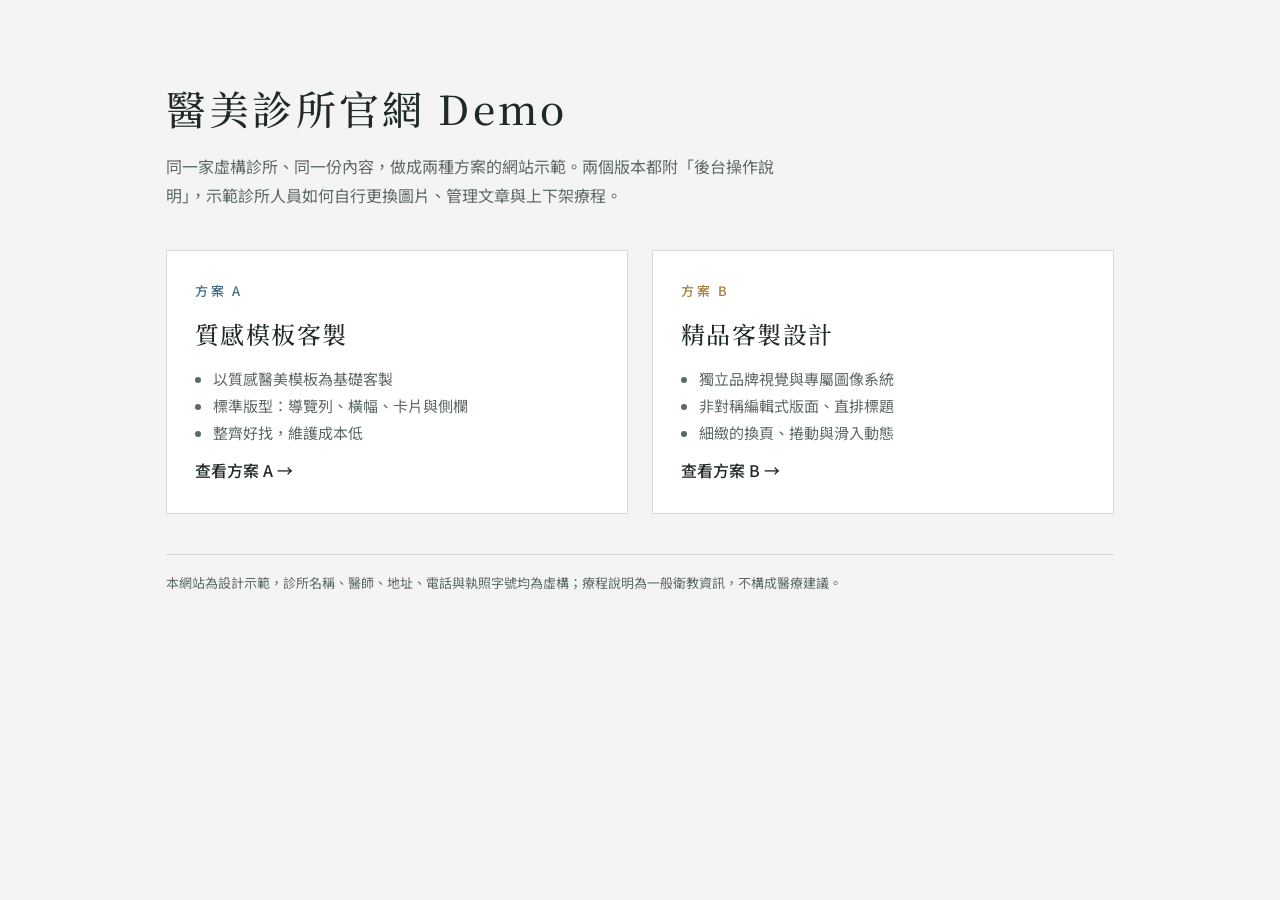
<file: index.html>
<!doctype html><html lang="zh-Hant"><head><meta charset="utf-8"><meta name="viewport" content="width=device-width,initial-scale=1"><meta name="robots" content="noindex,nofollow">
<title>醫美診所官網 Demo</title>
<link rel="stylesheet" href="https://fonts.googleapis.com/css2?family=Noto+Sans+TC:wght@400;500&family=Noto+Serif+TC:wght@500&display=swap">
<style>
:root{--bg:#F4F5F3;--ink:#1F2A28;--muted:#5C6865;--line:#D5DAD6;--a:#3F6E82;--b:#A27F3F}
*{box-sizing:border-box}body{margin:0;background:var(--bg);color:var(--ink);font-family:"Noto Sans TC",sans-serif;line-height:1.8}
main{max-width:980px;margin:0 auto;padding:72px max(16px,env(safe-area-inset-left,0px)) 64px}
h1{font-family:"Noto Serif TC",serif;font-weight:500;font-size:clamp(28px,4vw,40px);letter-spacing:.08em;margin:0 0 8px}
.lead{color:var(--muted);margin:0 0 40px;max-width:40em}
.grid{display:grid;grid-template-columns:1fr 1fr;gap:24px}
a.card{display:flex;flex-direction:column;gap:10px;padding:28px;background:#fff;border:1px solid var(--line);text-decoration:none;color:inherit;transition:border-color .2s}
a.card:hover{border-color:var(--ink)}
.k{font-size:13px;letter-spacing:.2em;font-weight:500}.ka{color:var(--a)}.kb{color:var(--b)}
h2{font-family:"Noto Serif TC",serif;font-weight:500;font-size:24px;margin:0;letter-spacing:.06em}
ul{margin:0;padding-left:1.2em;color:var(--muted);font-size:15px}
.go{margin-top:auto;font-weight:500}
.note{margin-top:40px;font-size:13px;color:var(--muted);border-top:1px solid var(--line);padding-top:16px}
@media (max-width:640px){.grid{grid-template-columns:1fr}main{padding-top:48px}}
</style></head><body><main>
<h1>醫美診所官網 Demo</h1>
<p class="lead">同一家虛構診所、同一份內容，做成兩種方案的網站示範。兩個版本都附「後台操作說明」，示範診所人員如何自行更換圖片、管理文章與上下架療程。</p>
<div class="grid">
<a class="card" href="a/"><span class="k ka">方案 A</span><h2>質感模板客製</h2><ul><li>以質感醫美模板為基礎客製</li><li>標準版型：導覽列、橫幅、卡片與側欄</li><li>整齊好找，維護成本低</li></ul><span class="go">查看方案 A →</span></a>
<a class="card" href="b/"><span class="k kb">方案 B</span><h2>精品客製設計</h2><ul><li>獨立品牌視覺與專屬圖像系統</li><li>非對稱編輯式版面、直排標題</li><li>細緻的換頁、捲動與滑入動態</li></ul><span class="go">查看方案 B →</span></a>
</div>
<p class="note">本網站為設計示範，診所名稱、醫師、地址、電話與執照字號均為虛構；療程說明為一般衛教資訊，不構成醫療建議。</p>
</main></body></html>
</file>
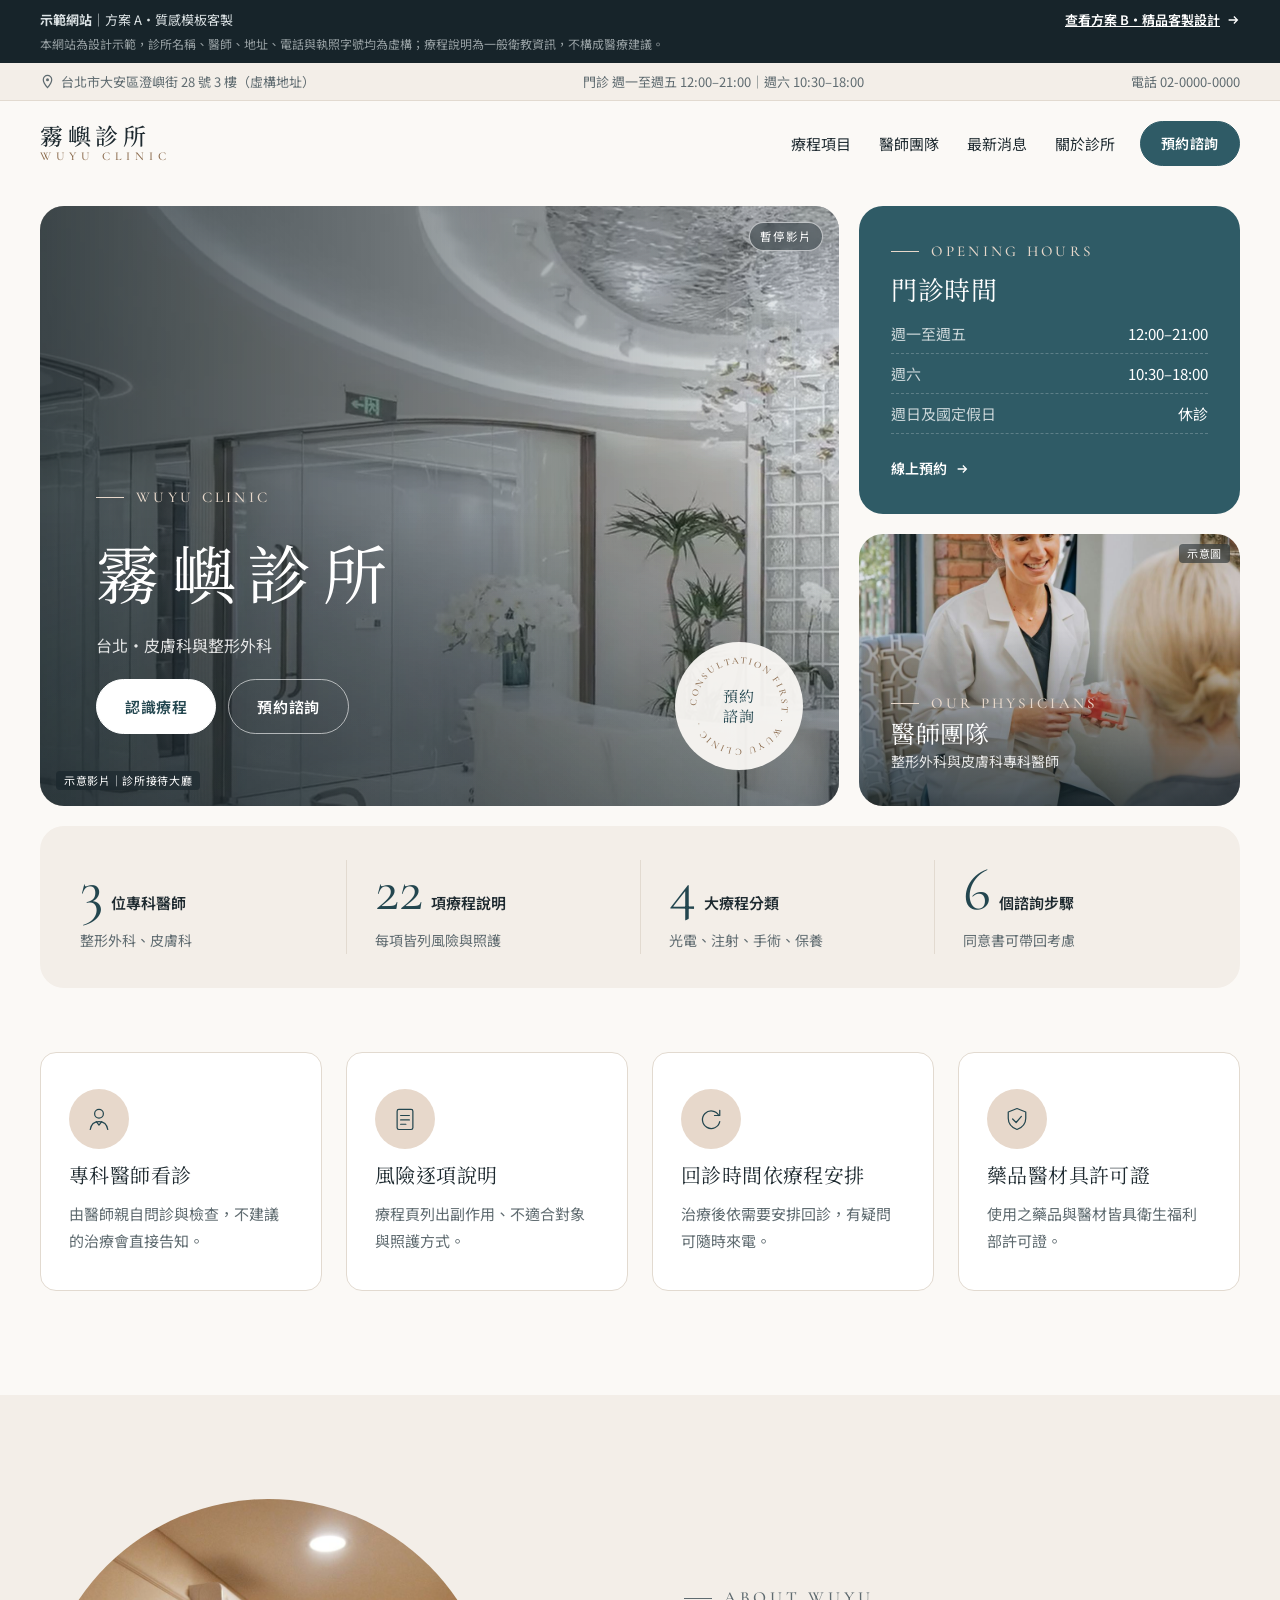
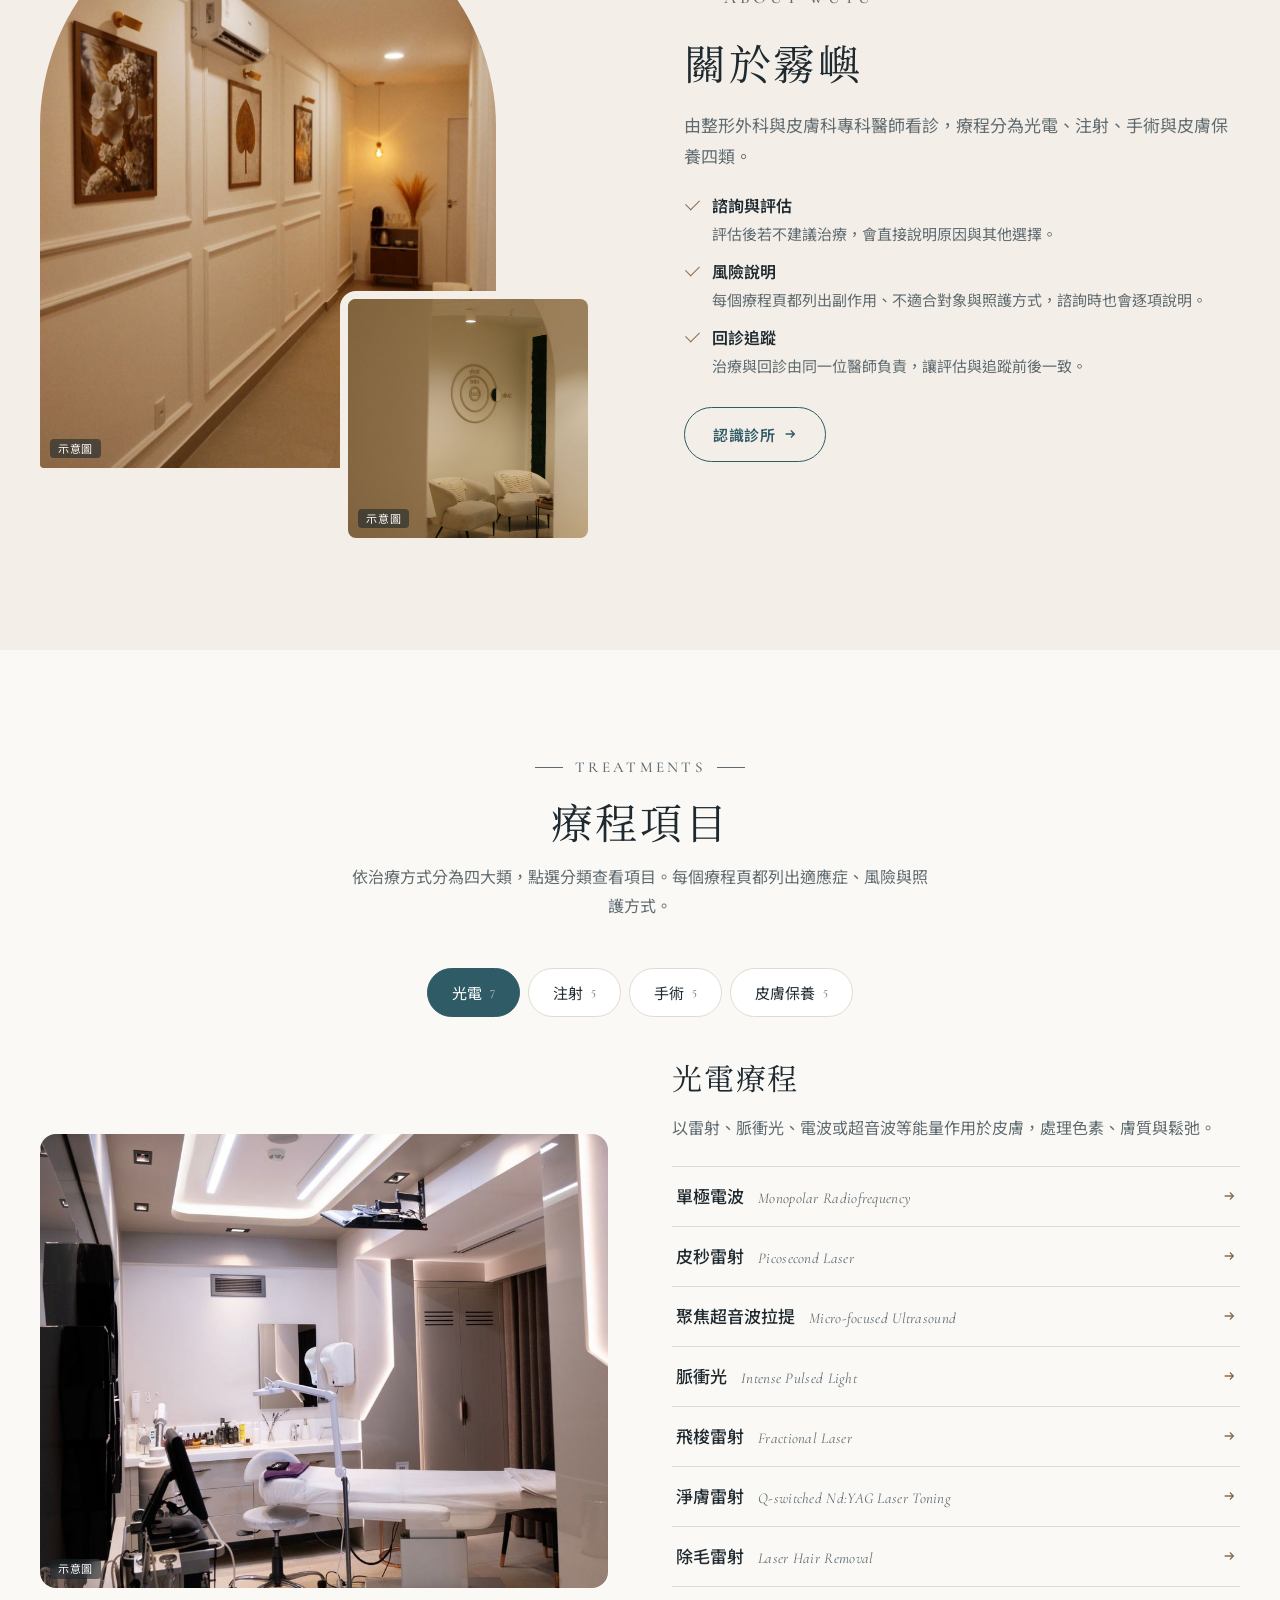
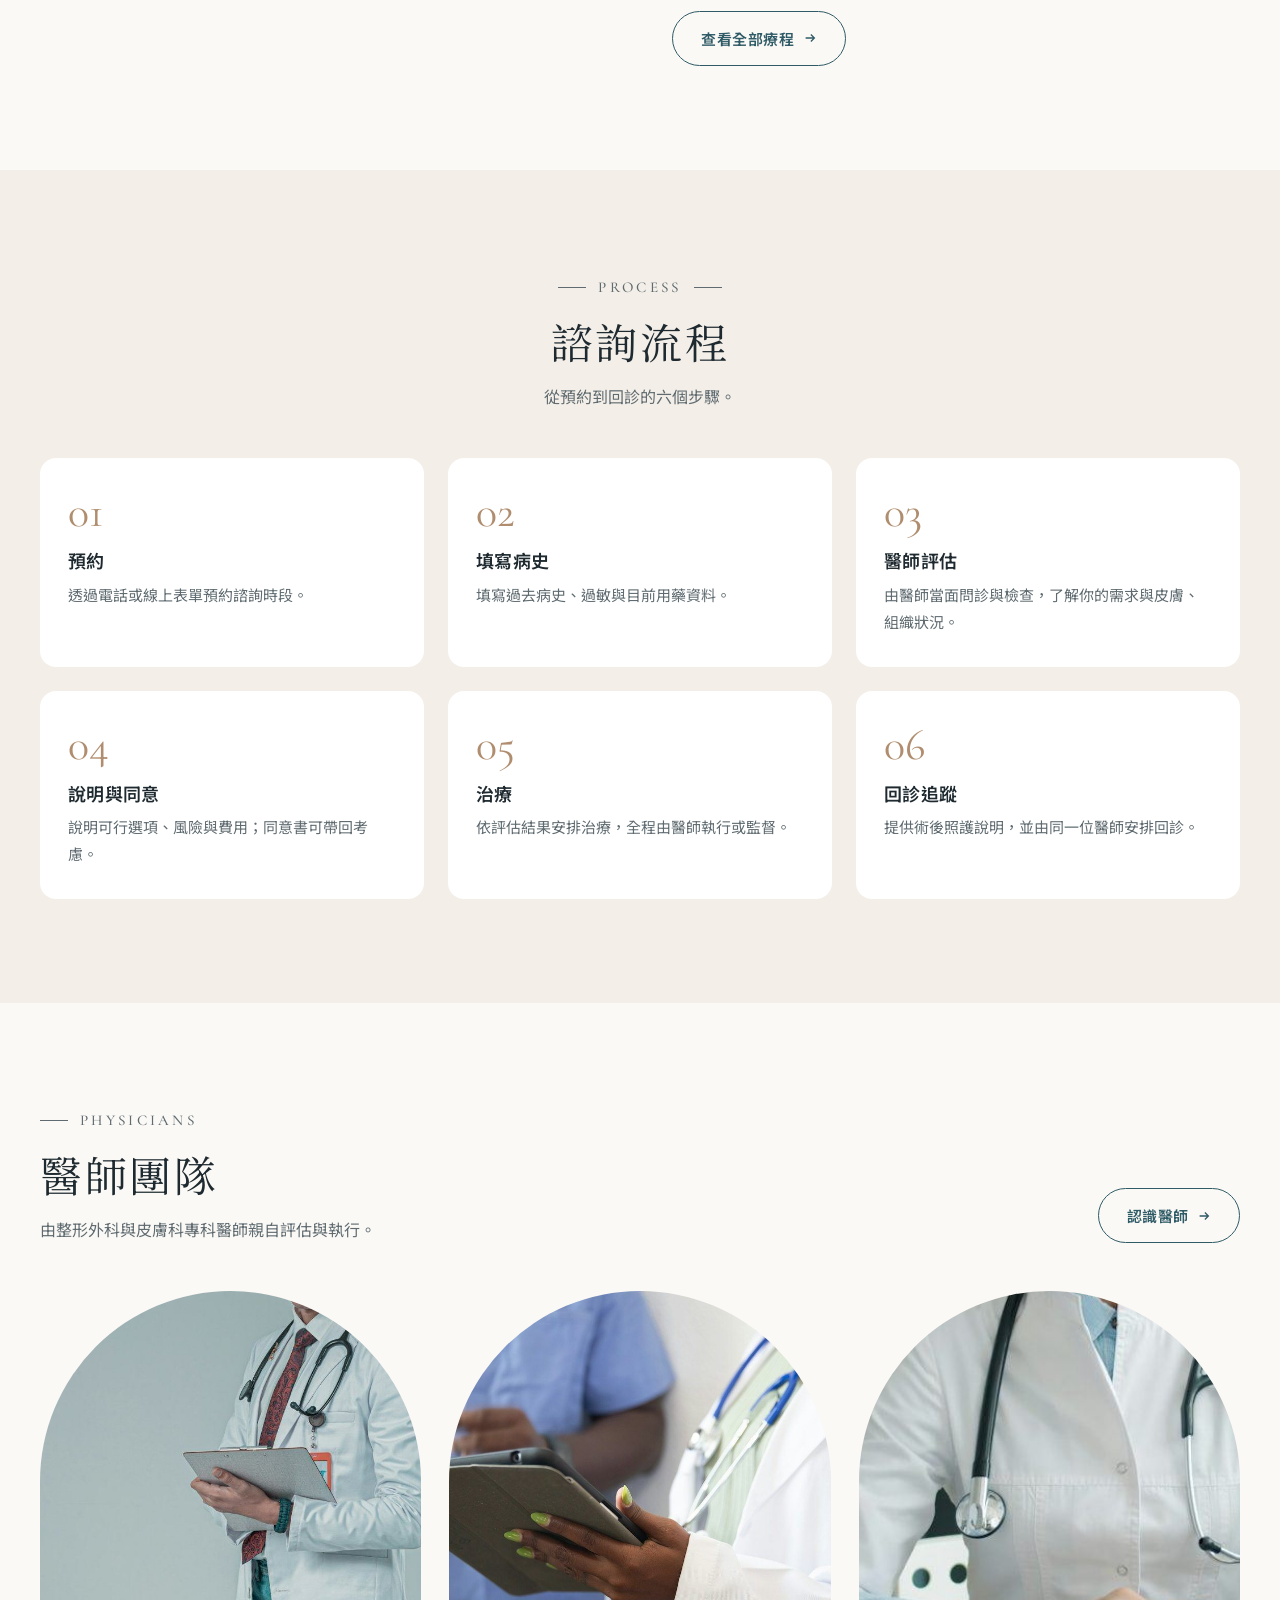
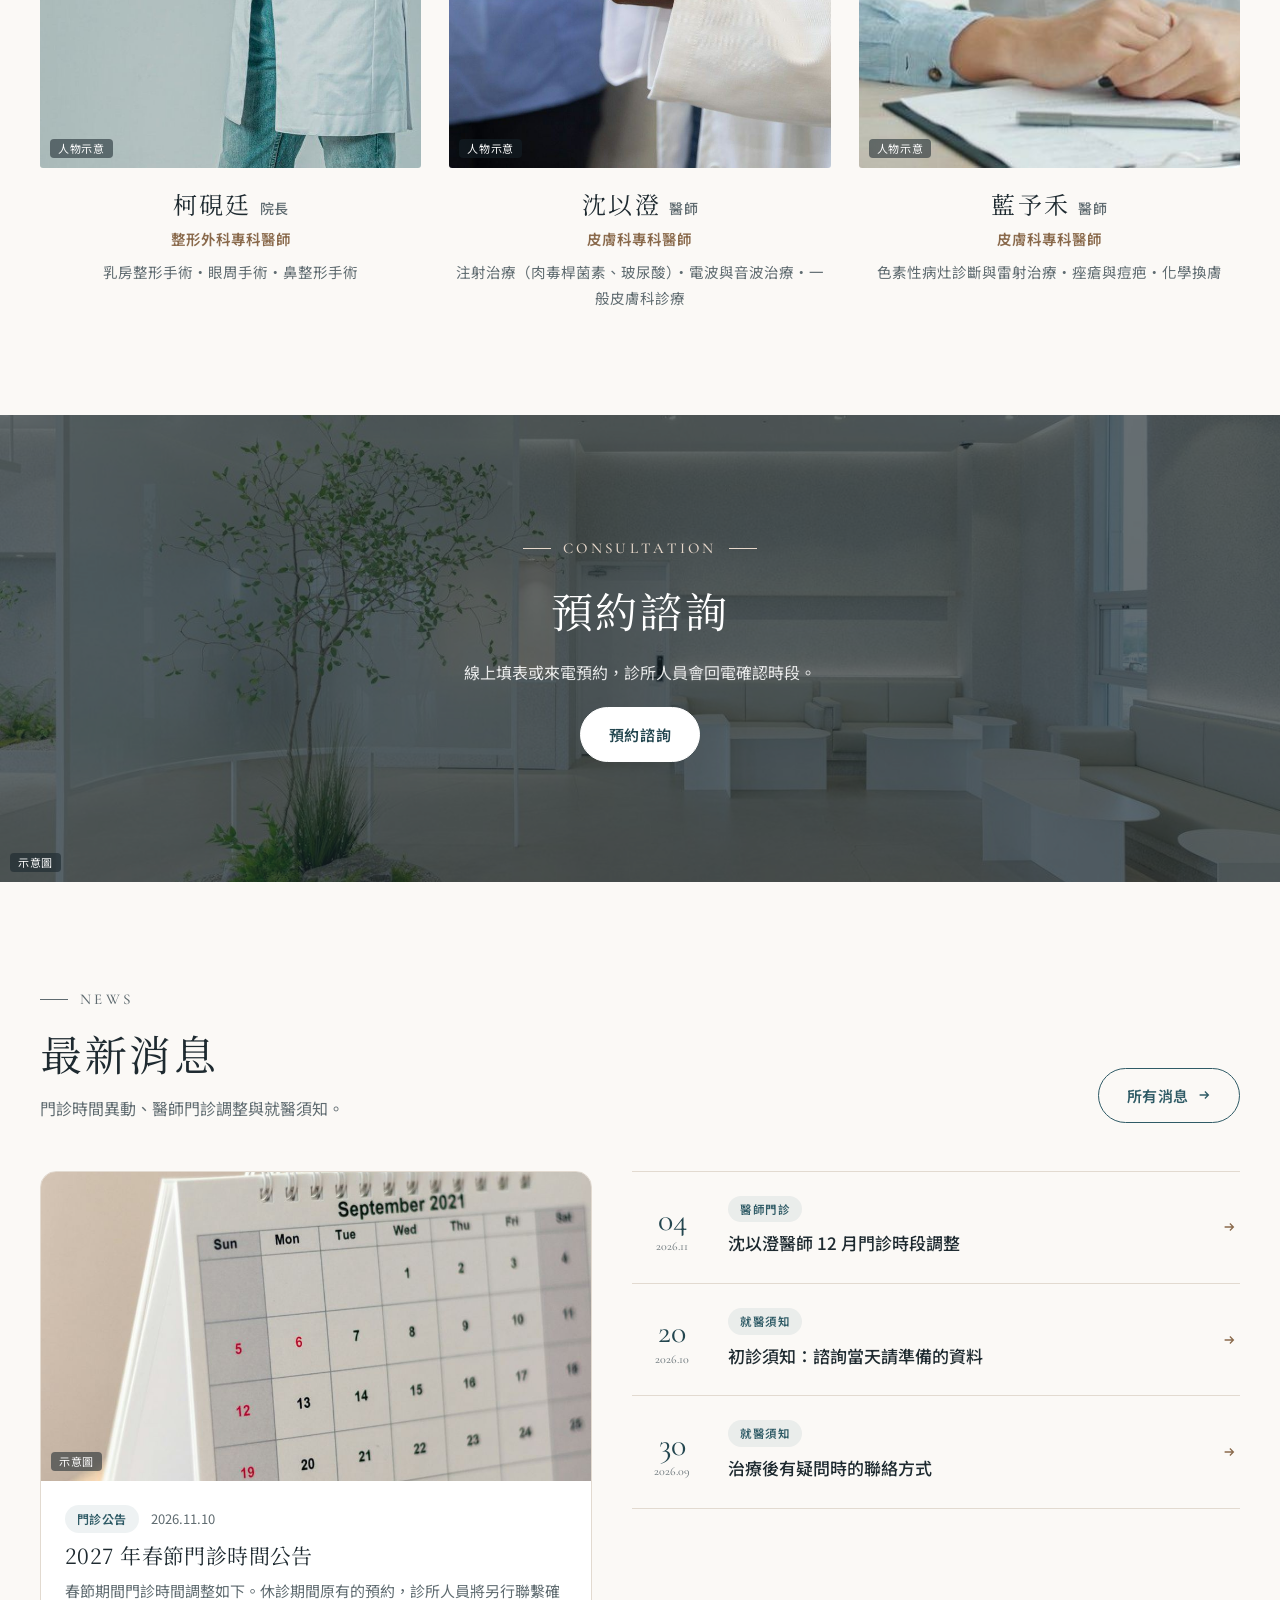
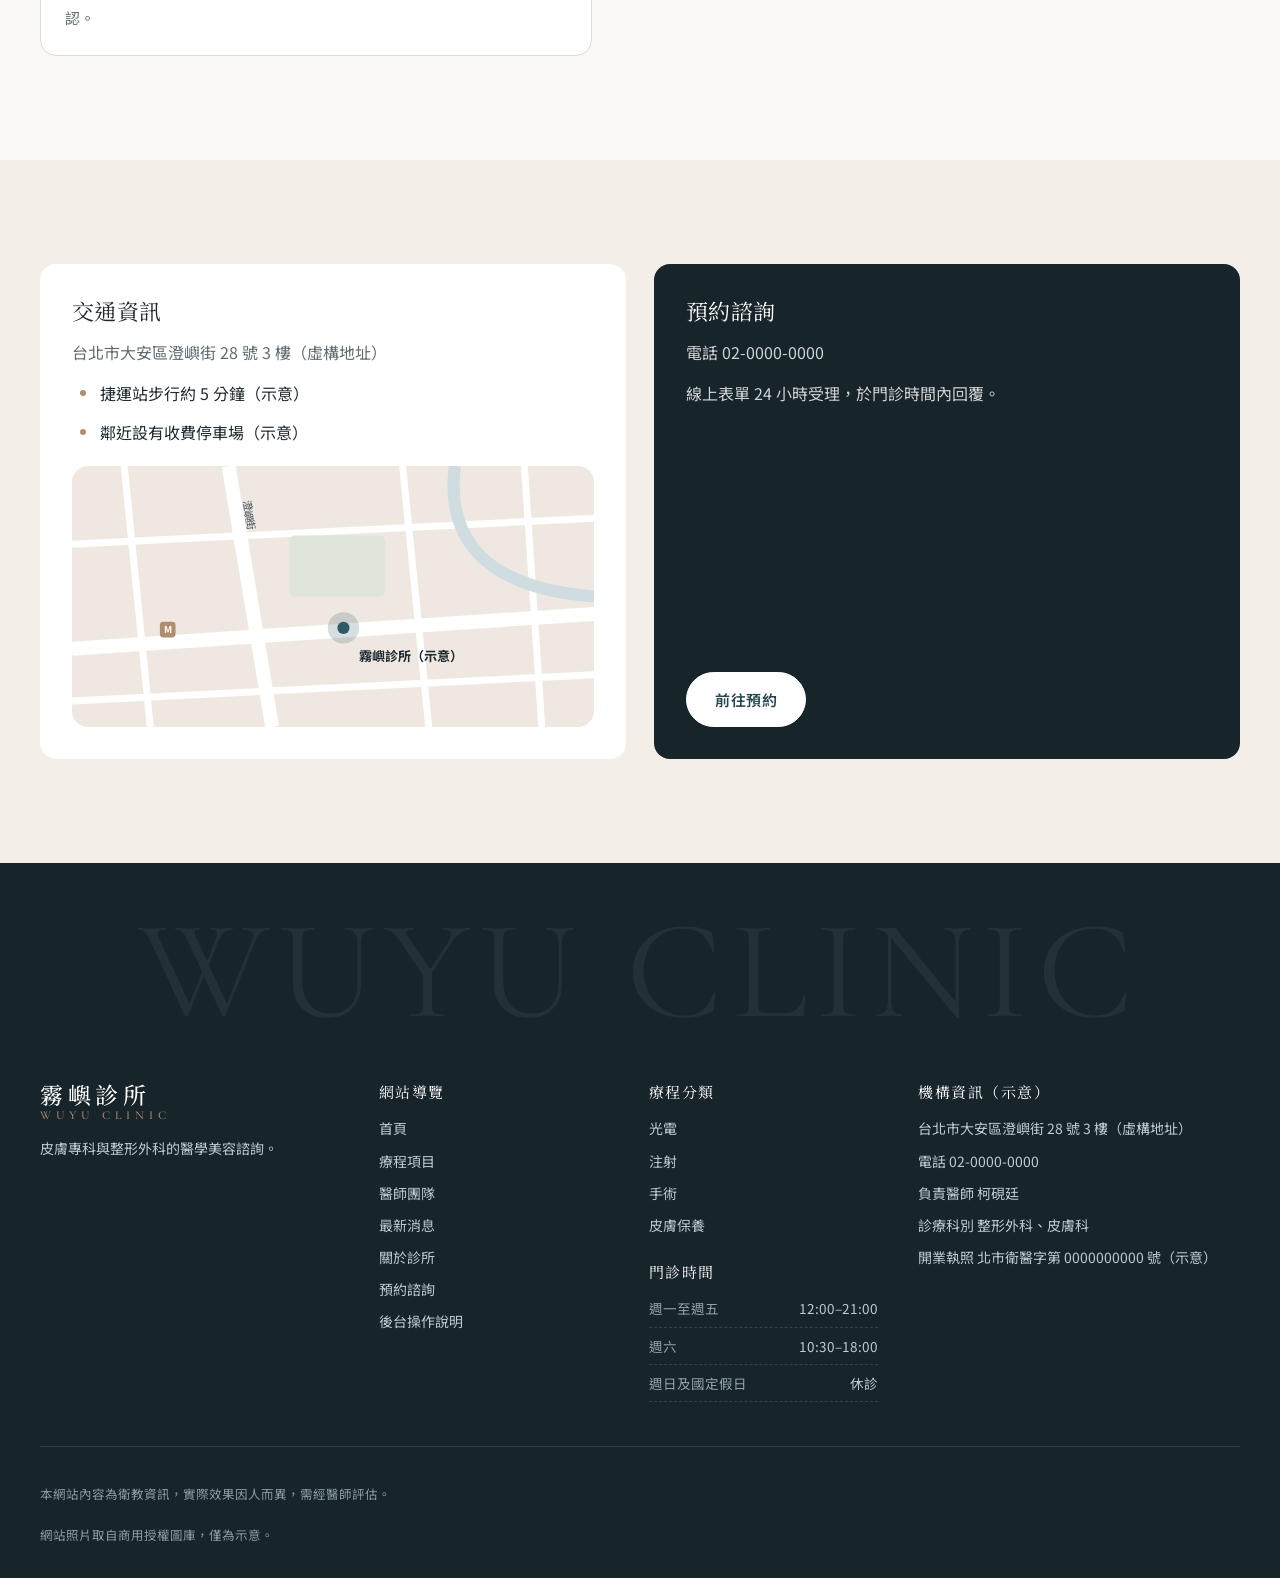
<file: a/index.html>
<!doctype html><html lang="zh-Hant"><head><meta charset="utf-8"><meta name="robots" content="noindex,nofollow"><meta name="viewport" content="width=device-width,initial-scale=1,viewport-fit=cover"><style>body{margin:0}img{max-width:100%}[hidden]{display:none!important}</style></head><body><title>霧嶼診所 方案A</title>
<meta name="claude:viewport-fit-sides" content="cover">
<meta name="description" content="霧嶼診所（虛構）官方網站示範：療程介紹、醫師團隊、最新消息與預約諮詢。">
<link rel="preconnect" href="https://fonts.googleapis.com"><link rel="preconnect" href="https://fonts.gstatic.com" crossorigin>
<link rel="stylesheet" href="https://fonts.googleapis.com/css2?family=Cormorant+Garamond:ital,wght@0,400;0,500;1,400;1,500&family=Noto+Sans+TC:wght@400;500;700&family=Noto+Serif+TC:wght@300;400;500&display=swap">
<style>/* Shared: WordPress admin mock (fixed WP look in both versions) */
.wp-scroll{overflow-x:auto;-webkit-overflow-scrolling:touch;border-radius:6px;box-shadow:0 1px 2px rgba(0,0,0,.08),0 12px 32px -12px rgba(20,30,40,.25)}
.wp{min-width:760px;font-family:-apple-system,"Segoe UI","Noto Sans TC",sans-serif;font-size:13px;color:#1d2327;background:#f0f0f1;line-height:1.5;text-align:left}
.wp-bar{display:flex;gap:12px;align-items:center;background:#1d2327;color:#f0f0f1;height:32px;padding:0 12px;font-size:12px}
.wp-logo{width:20px;height:20px;border-radius:50%;border:1.5px solid #c3c4c7;display:grid;place-items:center;font-weight:700;font-size:11px;font-family:Georgia,serif}
.wp-bar-r{margin-left:auto;opacity:.8}
.wp-body{display:flex}
.wp-menu{width:132px;flex:none;background:#1d2327;padding:8px 0;display:flex;flex-direction:column}
.wp-menu span{color:#c3c4c7;padding:7px 14px;font-size:12.5px}
.wp-menu span.on{background:#2271b1;color:#fff}
.wp-main{flex:1;min-width:0;padding:16px 20px 22px}
.wp-h{display:flex;align-items:center;gap:12px;font-size:20px;font-weight:400;margin-bottom:14px}
.wp-card,.wp-box{background:#fff;border:1px solid #c3c4c7;padding:14px;margin-bottom:12px}
.wp-box{padding:10px 12px}
.wp-label{font-weight:600;margin:10px 0 5px;display:flex;align-items:center;gap:6px}
.wp-label:first-child{margin-top:0}
.wp-label.sm{font-size:12px;margin-top:10px}
.wp-label em{font-style:normal;font-weight:400;color:#646970;font-size:12px}
.wp-label .req{font-weight:500;font-size:11px;color:#b32d2e;background:#fcf0f1;padding:0 6px;border-radius:2px}
.wp-input{display:block;width:100%;box-sizing:border-box;border:1px solid #8c8f94;border-radius:4px;background:#fff;padding:6px 8px;min-height:32px;font:inherit;color:#2c3338;white-space:nowrap;overflow:hidden;text-overflow:ellipsis}
.wp-input.lg{font-size:18px;padding:8px 10px}
.wp-input.tall{white-space:normal;min-height:58px}
.wp-input.doc{min-height:96px;border-top-left-radius:0;border-top-right-radius:0}
.wp-input.rep{display:flex;justify-content:space-between;margin-bottom:4px}
.wp-input.rep span{color:#b32d2e}
.wp-input.live{outline:2px solid #2271b1;outline-offset:1px}
.wp-input.locked{background:#f6f7f7;color:#50575e;display:flex;gap:6px;align-items:center}
.wp-btn{display:inline-block;background:#2271b1;color:#fff;border:1px solid #2271b1;border-radius:3px;padding:4px 10px;font:inherit;font-size:12.5px;cursor:pointer;white-space:nowrap}
.wp-btn.ghost{background:#f6f7f7;color:#2271b1;font-size:12px}
button.wp-btn:hover{background:#135e96}
button.wp-btn:focus-visible,.wp-link.btn:focus-visible,.wp-pick:focus-visible,.wp-input.live:focus-visible{outline:2px solid #f0b849;outline-offset:2px}
.wp-hint{color:#646970;font-size:12px;display:flex;align-items:center;gap:6px}
.wp-hint.sep{border-top:1px dashed #c3c4c7;padding-top:10px;margin-top:14px}
.wp-row{display:flex;gap:10px;align-items:center;flex-wrap:wrap;margin:6px 0}
.wp-row.end{justify-content:flex-end}.wp-row.between{justify-content:space-between}
.wp-link{color:#2271b1;font-size:12px;cursor:default}
.wp-link.btn{background:none;border:0;padding:0;font:inherit;font-size:12px;color:#2271b1;cursor:pointer;text-decoration:underline;text-underline-offset:2px}
.wp-link.danger{color:#b32d2e}
.wp-imgfield{display:flex;gap:14px;align-items:flex-start}
.wp-imgmeta{flex:1;min-width:0}
.wp-thumb{width:220px;aspect-ratio:16/9;border:1px solid #dcdcde;overflow:hidden;background:#f6f7f7;flex:none}
.wp-thumb.sm{width:100%}.wp-thumb.xs{width:96px}
.wp-thumb.sel{outline:3px solid #2271b1;outline-offset:-3px}
.wp-thumb>*{width:100%;height:100%;display:block}
.wp-banners{display:grid;grid-template-columns:repeat(4,1fr);gap:10px}
.wp-banners>div{display:flex;flex-direction:column;gap:3px;font-size:12px}
.wp-picker{border-top:1px solid #dcdcde;margin-top:12px;padding-top:4px}
.wp-pickgrid{display:grid;grid-template-columns:repeat(3,1fr);gap:10px}
.wp-pick{border:1px solid #c3c4c7;background:#fff;padding:4px;cursor:pointer;display:flex;flex-direction:column;gap:4px;font:inherit;font-size:11px;color:#50575e;text-align:left}
.wp-pick>:first-child{aspect-ratio:16/9;width:100%;overflow:hidden}
.wp-pick.sel{outline:3px solid #2271b1;outline-offset:-1px}
.wp-pick:hover{border-color:#2271b1}
.wp-drop{border:2px dashed #c3c4c7;background:#fff;padding:18px;display:flex;gap:8px;justify-content:center;align-items:center;color:#50575e;margin-bottom:12px}
.wp-media{display:grid;grid-template-columns:repeat(8,1fr);gap:8px}
.wp-media .wp-thumb{width:100%;aspect-ratio:1}
.wp-table{width:100%;border-collapse:collapse;background:#fff;border:1px solid #c3c4c7;margin-top:8px}
.wp-table th{text-align:left;font-weight:600;padding:8px 10px;border-bottom:1px solid #c3c4c7}
.wp-table td{padding:8px 10px;border-bottom:1px solid #f0f0f1;vertical-align:top}
.wp-table tr:nth-child(even) td{background:#f6f7f7}
.wp-table tr.draft strong{color:#8c8f94}
.wp-table td.num{font-variant-numeric:tabular-nums;color:#50575e}
.wp-rowact{display:flex;gap:10px;margin-top:2px;flex-wrap:wrap}
.wp-status{font-size:11.5px;padding:1px 8px;border-radius:10px}
.wp-status.pub{background:#edfaef;color:#00701a}.wp-status.dr{background:#fcf9e8;color:#8a6100}
.wp-edit{display:flex;gap:16px;align-items:flex-start}
.wp-edit.mt{margin-top:16px}
.wp-fields{flex:1;min-width:0;background:#fff;border:1px solid #c3c4c7;padding:14px}
.wp-side{width:200px;flex:none}
.wp-grid4{display:grid;grid-template-columns:repeat(4,1fr);gap:8px}
.wp-grid2{display:grid;grid-template-columns:1fr 1fr;gap:0 12px}
.wp-notice{background:#fcf9e8;border-left:4px solid #dba617;padding:8px 12px;margin-bottom:12px}
.wp-toast{background:#edfaef;border-left:4px solid #00a32a;padding:10px 14px;margin:0 0 16px;font-size:14px;color:#1d2327}
.wp-check{font-size:12px;margin:6px 0 4px;padding:6px 10px;border-radius:3px}
.wp-check.ok{background:#edfaef;color:#00701a}
.wp-check.warn{background:#fcf0f1;color:#8a2424}
.wp-check-text{margin-top:4px;color:#1d2327}
.wp-check mark{background:#f5c0c0;color:#8a2424;padding:0 2px}
.wp-cb{display:inline-block;width:12px;height:12px;border:1px solid #8c8f94;border-radius:2px;background:#fff}
.wp-cb.on{background:#2271b1;border-color:#2271b1;box-shadow:inset 0 0 0 2px #fff}
.wp-toolbar{display:flex;gap:12px;align-items:center;border:1px solid #8c8f94;border-bottom:0;padding:5px 10px;margin-top:10px;background:#f6f7f7;border-radius:4px 4px 0 0;font-size:12px;color:#3c434a}
.sr-only{position:absolute;width:1px;height:1px;overflow:hidden;clip:rect(0 0 0 0);white-space:nowrap}

.wp-thumb img,.wp-pick img{width:100%;height:100%;object-fit:cover;display:block}
.wp-more{text-align:center;color:#646970;font-size:12px}

/* hero video */
.hero-vid{position:absolute;inset:0;width:100%;height:100%;object-fit:cover;opacity:0;transition:opacity 1.2s ease;pointer-events:none}
.vid-on .hero-vid{opacity:1}
.vid-btn{position:absolute;z-index:3;font:inherit;font-size:11.5px;letter-spacing:.1em;cursor:pointer;border:1px solid rgba(255,255,255,.6);background:rgba(23,36,42,.45);color:#fff;padding:3px 10px;backdrop-filter:blur(4px)}

/* A: premium template theme — warm neutrals, serif display, bento hero, arch frames */
:root{
  --bg:#FBF9F6; --surface:#F3EEE8; --surface-2:#E9E1D8; --ink:#1E2A30; --muted:#5F6B70; --primary:#2F5B66; --primary-d:#23464F;
  --accent:#B08D6E; --accent-text:#8A6A4C; --accent-soft:#E7D8CB; --line:#E2DAD0; --dark:#17242A; --warn-bg:#F8EFEA;
  --r:16px; --f-sans:"Noto Sans TC","PingFang TC","Microsoft JhengHei",sans-serif; --f-serif:"Noto Serif TC","Songti TC",serif; --f-lat:"Cormorant Garamond","Noto Serif TC",serif;
  color-scheme:light;
}
*{box-sizing:border-box}
body{background:var(--bg);color:var(--ink);font-family:var(--f-sans);font-size:16px;line-height:1.8;-webkit-font-smoothing:antialiased}
a{color:var(--primary)}
h1,h2,h3,h4{line-height:1.35;text-wrap:balance;margin:0;font-weight:600;letter-spacing:.02em}
h1,h2{font-family:var(--f-serif);font-weight:400}
p{margin:0}
img{max-width:100%}
.wrap{max-width:1240px;margin:0 auto;padding-left:max(20px,env(safe-area-inset-left,0px));padding-right:max(20px,env(safe-area-inset-right,0px))}
:focus-visible{outline:2px solid var(--primary);outline-offset:3px}
.demobar{background:var(--dark);color:#DCE3E5;font-size:13px;padding-block:8px}
.demobar .wrap:first-child{display:flex;flex-wrap:wrap;gap:4px 16px;justify-content:space-between}
.demobar a{color:#fff;font-weight:600;display:inline-flex;gap:6px;align-items:center}
.demobar .fic{opacity:.65;font-size:12px;margin-top:2px}
.topbar{background:var(--surface);font-size:13px;color:var(--muted);border-bottom:1px solid var(--line)}
.topbar .wrap{display:flex;justify-content:space-between;gap:12px;flex-wrap:wrap;padding-block:7px}
.topbar span{display:inline-flex;gap:6px;align-items:center}
.hdr{position:sticky;top:env(safe-area-inset-top,0px);z-index:20;background:rgba(251,249,246,.92);backdrop-filter:blur(12px);-webkit-backdrop-filter:blur(12px);border-bottom:1px solid transparent;transition:border-color .2s,box-shadow .2s}
.hdr.small{border-color:var(--line);box-shadow:0 8px 24px -18px rgba(30,42,48,.35)}
body::before{content:"";position:fixed;inset:0 0 auto;height:env(safe-area-inset-top,0px);z-index:30;background:var(--bg)}
.hdr .wrap{display:flex;align-items:center;justify-content:space-between;gap:16px;min-height:84px;transition:min-height .2s}
.hdr.small .wrap{min-height:66px}
.logo{display:flex;flex-direction:column;text-decoration:none;color:var(--ink);line-height:1.15}
.logo-zh{font-family:var(--f-serif);font-size:23px;font-weight:500;letter-spacing:.2em}
.logo-en{font-family:var(--f-lat);font-weight:500;font-size:12px;letter-spacing:.42em;color:var(--accent-text)}
.logo.light{color:#fff}.logo.light .logo-en{color:var(--accent)}
.nav{display:flex;align-items:center;gap:2px}
.nav a{color:var(--ink);text-decoration:none;padding:8px 13px;font-size:15px;position:relative}
.nav a:not(.btn)::after{content:"";position:absolute;left:13px;right:13px;bottom:2px;height:1px;background:var(--accent);transform:scaleX(0);transform-origin:left;transition:transform .25s}
.nav a:not(.btn):hover::after,.nav a.is-current:not(.btn)::after{transform:scaleX(1)}
.nav a.is-current:not(.btn){color:var(--primary)}
.burger{display:none;background:none;border:0;width:44px;height:44px;padding:12px 10px;cursor:pointer;flex-direction:column;justify-content:space-between}
.burger span:not(.sr-only){display:block;height:1.5px;background:var(--ink);border-radius:2px}
.btn{display:inline-flex;align-items:center;justify-content:center;gap:8px;background:var(--primary);color:#fff;text-decoration:none;border:1px solid var(--primary);padding:13px 28px;border-radius:999px;font:inherit;font-weight:600;font-size:15px;letter-spacing:.04em;cursor:pointer;transition:background .2s,color .2s,border-color .2s,transform .2s}
.btn:hover{background:var(--primary-d);border-color:var(--primary-d)}
.btn.sm{padding:9px 20px;font-size:14px;color:#fff!important;margin-left:10px}
.btn.line{background:transparent;color:var(--primary);border-color:var(--primary)}
.btn.line:hover{background:var(--primary);color:#fff}
.btn.light{background:#fff;color:var(--primary-d);border-color:#fff}
.btn.light:hover{background:var(--accent-soft);border-color:var(--accent-soft)}
.btn.ghost{background:transparent;color:#fff;border-color:rgba(255,255,255,.6)}
.btn.ghost:hover{background:rgba(255,255,255,.14)}
.btn svg{transition:transform .2s}.btn:hover svg{transform:translateX(3px)}
.row{display:flex;gap:12px;flex-wrap:wrap}
.lnk{display:inline-flex;gap:8px;align-items:center;font-weight:600;font-size:14px;color:var(--primary);text-decoration:none;margin-top:auto}
#app{transition:opacity .16s}#app.fade{opacity:0}
/* photo frames */
.pic{position:relative;margin:0;overflow:hidden;border-radius:var(--r);background:var(--surface-2);aspect-ratio:4/3}
.pic img{width:100%;height:100%;object-fit:cover;display:block;transition:transform .8s cubic-bezier(.2,.7,.2,1)}
.pic figcaption,.pic-tag,.banner-tag{position:absolute;left:10px;bottom:10px;font-size:11px;line-height:1.4;letter-spacing:.06em;color:#fff;background:rgba(23,36,42,.55);padding:2px 8px;border-radius:4px;backdrop-filter:blur(4px);pointer-events:none;z-index:2}
.pic figcaption:empty{display:none}
.r43{aspect-ratio:4/3}.r54{aspect-ratio:5/4}.r169{aspect-ratio:16/9}.r34{aspect-ratio:3/4}.r11{aspect-ratio:1}
.arch{aspect-ratio:4/5;border-radius:999px 999px var(--r) var(--r)}
.pic.fill{position:absolute;inset:0;aspect-ratio:auto;border-radius:0}
.pic.avatar{width:60px;aspect-ratio:1;border-radius:50%;flex:none}
a:hover .pic img,.card:hover .pic img{transform:scale(1.04)}
/* hero */
.hero{padding-block:20px 0}
.hero-grid{display:grid;grid-template-columns:minmax(0,2.1fr) minmax(0,1fr);gap:20px}
.hero-main{position:relative;border-radius:24px;overflow:hidden;min-height:600px;display:flex;align-items:flex-end;isolation:isolate}
.hero-img{position:absolute;inset:0;width:100%;height:100%;object-fit:cover;z-index:-2;animation:kb 18s ease-out both}
.hero-main::before{content:"";position:absolute;inset:0;z-index:-1;background:linear-gradient(90deg,rgba(23,36,42,.78) 0%,rgba(23,36,42,.45) 50%,rgba(23,36,42,.05) 100%),linear-gradient(0deg,rgba(23,36,42,.45),transparent 50%)}
@keyframes kb{from{transform:scale(1.08)}to{transform:scale(1)}}
.hero-t{padding:56px 56px 72px;max-width:740px;color:#fff;display:flex;flex-direction:column;gap:20px}
.hero-t .eyebrow{color:var(--accent-soft)}
.hero h1{font-weight:300;font-size:clamp(28px,3.3vw,46px);letter-spacing:.06em;line-height:1.25}
.hero-t>p:not(.eyebrow){color:rgba(255,255,255,.86);max-width:30em}
.hero-t>*{animation:up .9s cubic-bezier(.2,.7,.2,1) both}.hero-t>:nth-child(2){animation-delay:.1s}.hero-t>:nth-child(3){animation-delay:.2s}.hero-t>:nth-child(4){animation-delay:.3s}
@keyframes up{from{opacity:0;transform:translateY(18px)}to{opacity:1;transform:none}}
.hero-main .pic-tag{left:16px;bottom:16px}
.badge{position:absolute;right:36px;bottom:36px;width:128px;height:128px;border-radius:50%;background:rgba(251,249,246,.94);display:grid;place-items:center;color:var(--primary-d)}
.badge svg{position:absolute;inset:6px;width:calc(100% - 12px);height:calc(100% - 12px);animation:spin 26s linear infinite}
.badge text{font-family:var(--f-lat);font-weight:500;font-size:10px;letter-spacing:.24em;fill:var(--accent-text)}
.badge span{font-family:var(--f-serif);font-size:15px;line-height:1.35;text-align:center;letter-spacing:.12em}
@keyframes spin{to{transform:rotate(360deg)}}
.hero-side{display:grid;grid-template-rows:auto 1fr;gap:20px}
.hcard{border-radius:24px;padding:32px;position:relative;overflow:hidden}
.hours-card{background:var(--primary);color:#fff;display:flex;flex-direction:column;gap:6px}
.hours-card h2{font-size:26px}.hours-card .eyebrow{color:var(--accent-soft)}
.hours-card .hours div{border-color:rgba(255,255,255,.22)}.hours-card .hours dt{color:rgba(255,255,255,.75)}
.hours-card .lnk{color:#fff;margin-top:16px}
.photo-card{display:flex;align-items:flex-end;min-height:260px;color:#fff;text-decoration:none;isolation:isolate}
.photo-card .pic.fill{z-index:-1}
.photo-card::before{content:"";position:absolute;inset:0;z-index:0;background:linear-gradient(0deg,rgba(23,36,42,.75),rgba(23,36,42,0) 65%);pointer-events:none}
.photo-card .pic figcaption{left:auto;right:10px;bottom:auto;top:10px}
.pc-t{position:relative;z-index:1}.pc-t h2{font-size:24px}.pc-t .eyebrow{color:var(--accent-soft)}.pc-t p:last-child{font-size:14px;opacity:.85}
/* fact strip */
.facts{padding-block:20px 0}
.facts-in{display:grid;grid-template-columns:repeat(4,minmax(0,1fr));background:var(--surface);border-radius:24px;padding:34px 12px}
.facts-in>div{padding:0 28px;border-left:1px solid var(--line)}.facts-in>div:first-child{border:0}
.fact-n{font-family:var(--f-lat);font-size:60px;line-height:1;color:var(--primary-d);display:flex;align-items:baseline;gap:8px}
.fact-n small{font-family:var(--f-sans);font-size:15px;color:var(--ink);font-weight:600}
.facts-in p:last-child{color:var(--muted);font-size:14px;margin-top:8px}
/* sections */
.sec{padding-block:104px}.feat-sec{padding-top:64px}.sec.tight{padding-block:64px 96px}.sec.alt{background:var(--surface)}
.sec-h{margin-bottom:48px;display:flex;flex-direction:column;gap:12px}
.sec-h.center{text-align:center;align-items:center}.sec-h.center p{max-width:36em}
.sec-h h2,.intro-t h2,.split h2,.handover h2,.cta-in h2{font-size:clamp(28px,3.4vw,42px);letter-spacing:.06em}
.sec-h p{color:var(--muted)}
.row-between{flex-direction:row;justify-content:space-between;align-items:flex-end;flex-wrap:wrap;gap:16px}
.row-between>div{display:flex;flex-direction:column;gap:12px}
.eyebrow{font-family:var(--f-lat);font-weight:500;color:var(--accent-text);font-size:15px;letter-spacing:.22em;text-transform:uppercase;display:inline-flex;align-items:center;gap:12px}
.eyebrow::before{content:"";width:28px;height:1px;background:currentColor}
.sec-h.center .eyebrow::after{content:"";width:28px;height:1px;background:currentColor}
.grid2{display:grid;grid-template-columns:repeat(2,minmax(0,1fr));gap:28px}
.grid3{display:grid;grid-template-columns:repeat(3,minmax(0,1fr));gap:28px}
.grid4{display:grid;grid-template-columns:repeat(4,minmax(0,1fr));gap:24px}
/* features */
.feat4{display:grid;grid-template-columns:repeat(4,minmax(0,1fr));gap:24px}
.f4{padding:36px 28px;border:1px solid var(--line);border-radius:var(--r);background:#fff;display:flex;flex-direction:column;gap:12px;transition:transform .3s,box-shadow .3s,border-color .3s}
.f4:hover{transform:translateY(-4px);box-shadow:0 22px 40px -28px rgba(30,42,48,.4);border-color:var(--accent-soft)}
.ico{width:60px;height:60px;border-radius:50%;background:var(--accent-soft);display:grid;place-items:center;color:var(--primary-d)}
.ico svg{width:28px;height:28px;fill:none;stroke:currentColor;stroke-width:1.4;stroke-linecap:round;stroke-linejoin:round}
.f4 h3{font-family:var(--f-serif);font-size:20px;font-weight:400}.f4 p{color:var(--muted);font-size:15px}
/* split intro */
.split-intro{display:grid;grid-template-columns:1fr 1fr;gap:88px;align-items:center}
.stack{position:relative;padding:0 18% 14% 0}
.stack .over{position:absolute;right:0;bottom:0;width:46%;border:8px solid var(--surface);border-radius:var(--r)}
.intro-t{display:flex;flex-direction:column;gap:20px}
.intro-t>p{color:var(--muted);font-size:17px}
.intro-t .btn{align-self:flex-start;margin-top:8px}
.checks,.dots{margin:0;padding:0;list-style:none;display:flex;flex-direction:column;gap:10px}
.checks li,.dots li{padding-left:28px;position:relative}
.checks li::before{content:"";position:absolute;left:2px;top:.5em;width:12px;height:7px;border-left:1.5px solid var(--accent-text);border-bottom:1.5px solid var(--accent-text);transform:rotate(-45deg)}
.checks li b{display:block;font-weight:600}
.split-intro .checks li{color:var(--muted);font-size:15px}.split-intro .checks li b{color:var(--ink);font-size:16px}
.dots li::before{content:"";position:absolute;left:8px;top:.72em;width:6px;height:6px;border-radius:50%;background:var(--accent)}
/* treatment tabs */
.tx-tabs{display:flex;justify-content:center;gap:8px;flex-wrap:wrap;margin-bottom:40px}
.tx-tabs button,.tabs button{font:inherit;font-size:15px;padding:10px 24px;border-radius:999px;border:1px solid var(--line);background:#fff;color:var(--ink);cursor:pointer;display:inline-flex;gap:8px;align-items:center;transition:all .2s}
.tx-tabs small,.tabs small{font-family:var(--f-lat);font-size:12px;color:var(--muted)}
.tx-tabs button[aria-selected="true"],.tabs button[aria-pressed="true"]{background:var(--primary);border-color:var(--primary);color:#fff}
.tx-tabs button[aria-selected="true"] small,.tabs button[aria-pressed="true"] small{color:var(--accent-soft)}
.tx-tabs button:hover,.tabs button:hover{border-color:var(--primary)}
.tx-panel{display:grid;grid-template-columns:1fr 1fr;gap:64px;align-items:center}
.tx-panel-t{display:flex;flex-direction:column;gap:16px}
.tx-panel-t h3{font-family:var(--f-serif);font-size:30px;font-weight:400;letter-spacing:.06em}
.tx-panel-t>p{color:var(--muted)}
.tx-links{list-style:none;margin:8px 0;padding:0;border-top:1px solid var(--line)}
.tx-links a{display:grid;grid-template-columns:auto 1fr auto;gap:14px;align-items:baseline;padding:14px 4px;border-bottom:1px solid var(--line);text-decoration:none;color:var(--ink);transition:padding .2s,color .2s}
.tx-links a span{font-size:17px;font-weight:500}
.tx-links small{font-family:var(--f-lat);font-style:italic;color:var(--muted);font-size:15px;letter-spacing:.02em}
.tx-links a svg{align-self:center;color:var(--accent-text)}
.tx-links a:hover{padding-left:12px;color:var(--primary)}
.tx-panel-t .btn{align-self:flex-start}
/* steps */
.steps{list-style:none;margin:0;padding:0;display:grid;grid-template-columns:repeat(3,minmax(0,1fr));gap:24px}
.steps li{background:#fff;border-radius:var(--r);padding:32px 28px;display:flex;flex-direction:column;gap:8px;position:relative;overflow:hidden}
.sec:not(.alt) .steps li{background:var(--surface)}
.steps .n{font-family:var(--f-lat);font-size:44px;line-height:1;color:var(--accent);margin-bottom:6px}
.steps h3{font-size:18px}.steps p{color:var(--muted);font-size:15px}
/* doctor cards */
.dcard{text-decoration:none;color:inherit;display:flex;flex-direction:column;gap:20px}
.dcard-b{display:flex;flex-direction:column;gap:6px;text-align:center}
.dcard h3{font-family:var(--f-serif);font-size:24px;font-weight:400;letter-spacing:.1em}
.dcard h3 small,.doc h2 small{font-family:var(--f-sans);font-size:14px;color:var(--muted);font-weight:500;margin-left:8px;letter-spacing:.04em}
.dcard p{color:var(--muted);font-size:14.5px}
.spec{color:var(--accent-text)!important;font-weight:600}
/* CTA band */
.cta-band{position:relative;isolation:isolate;overflow:hidden;padding-block:120px;color:#fff;text-align:center}
.cta-bg{position:absolute;inset:0;width:100%;height:100%;object-fit:cover;z-index:-2}
.cta-band::before{content:"";position:absolute;inset:0;z-index:-1;background:rgba(23,36,42,.66)}
.cta-in{display:flex;flex-direction:column;align-items:center;gap:20px}
.cta-in .eyebrow{color:var(--accent-soft)}.cta-in .eyebrow::after{content:"";width:28px;height:1px;background:currentColor}
.cta-in p:not(.eyebrow){opacity:.88;max-width:32em}
/* cards */
.card{background:#fff;border:1px solid var(--line);border-radius:var(--r);overflow:hidden;text-decoration:none;color:inherit;display:flex;flex-direction:column;transition:transform .3s,box-shadow .3s}
a.card:hover{transform:translateY(-4px);box-shadow:0 24px 44px -30px rgba(30,42,48,.45)}
.card>.pic{border-radius:0}
.card-b{padding:24px;display:flex;flex-direction:column;gap:8px;flex:1}
.card h3{font-family:var(--f-serif);font-size:21px;font-weight:400}
.card p{color:var(--muted);font-size:15px}
.card .en{font-family:var(--f-lat);font-style:italic;font-size:15px;letter-spacing:.08em;color:var(--accent-text);margin-top:-4px}
.tag{align-self:flex-start;font-size:12px;font-weight:600;color:var(--primary);background:rgba(47,91,102,.08);padding:3px 12px;border-radius:999px;letter-spacing:.04em}
.more{display:inline-flex;gap:8px;align-items:center;color:var(--primary);font-weight:600;font-size:14px;margin-top:auto;padding-top:8px}
.meta{display:flex;gap:12px;align-items:center;font-size:13px;color:var(--muted);flex-wrap:wrap}
.meta time{font-variant-numeric:tabular-nums}
/* news */
.news-grid{display:grid;grid-template-columns:minmax(0,1fr) minmax(0,1.1fr);gap:40px;align-items:start}
.news-list{list-style:none;margin:0;padding:0;border-top:1px solid var(--line)}
.news-list a{display:grid;grid-template-columns:72px 1fr auto;gap:20px;align-items:center;padding:24px 4px;border-bottom:1px solid var(--line);text-decoration:none;color:var(--ink);transition:background .2s}
.news-list a:hover{background:var(--surface)}
.news-list time{display:flex;flex-direction:column;font-family:var(--f-lat);color:var(--muted);font-size:12px;line-height:1.2;text-align:center}
.news-list time b{font-size:32px;font-weight:400;color:var(--primary-d)}
.news-list span{display:flex;flex-direction:column;gap:6px;font-size:17px;font-weight:500}
.news-list .tag{font-size:11.5px}
.news-list svg{color:var(--accent-text)}
/* info cards */
.icard{background:#fff;border-radius:var(--r);padding:32px;display:flex;flex-direction:column;gap:12px}
.icard h3{font-family:var(--f-serif);font-size:22px;font-weight:400}
.icard p{color:var(--muted)}
.icard.dark{background:var(--dark);color:#fff}.icard.dark p{color:rgba(255,255,255,.8)}
.icard.dark .btn{align-self:flex-start;margin-top:auto}
.icard .mapsvg{margin-top:8px}
.hours{margin:8px 0 0;display:flex;flex-direction:column;gap:6px}
.hours div{display:flex;justify-content:space-between;gap:16px;border-bottom:1px dashed var(--line);padding-bottom:6px;font-size:15px}
.hours dt{color:var(--muted)}.hours dd{margin:0;font-variant-numeric:tabular-nums}
/* page banner */
.banner{position:relative;isolation:isolate;overflow:hidden;color:#fff;padding-block:96px 88px;margin:20px max(20px,env(safe-area-inset-left,0px)) 0;border-radius:24px}
.banner-bg{position:absolute;inset:0;width:100%;height:100%;object-fit:cover;z-index:-2}
.banner::before{content:"";position:absolute;inset:0;z-index:-1;background:linear-gradient(90deg,rgba(23,36,42,.8),rgba(23,36,42,.35))}
.banner-in{display:flex;flex-direction:column;gap:12px}
.banner h1{font-size:clamp(30px,4.4vw,52px);letter-spacing:.08em}
.banner p{color:rgba(255,255,255,.86);max-width:42em}
.banner .banner-tag{left:16px;bottom:14px}
.crumb{font-size:13px;color:rgba(255,255,255,.7);display:flex;gap:8px;flex-wrap:wrap}.crumb a{color:rgba(255,255,255,.85);text-decoration:none}.crumb a:hover{color:#fff}
/* filters */
.pillbar{position:sticky;top:66px;z-index:10;background:rgba(251,249,246,.94);backdrop-filter:blur(10px);border-bottom:1px solid var(--line);padding-block:16px;margin-top:8px}
.tabs{display:flex;gap:8px;flex-wrap:wrap}
.cat-group{margin-bottom:72px;scroll-margin-top:140px}
.cat-h{display:flex;align-items:baseline;gap:24px;flex-wrap:wrap;margin-bottom:28px;padding-bottom:16px;border-bottom:1px solid var(--line)}
.cat-h h2{font-size:32px;letter-spacing:.1em}.cat-h p{color:var(--muted)}
/* detail layout */
.layout{display:grid;grid-template-columns:minmax(0,8fr) minmax(0,4fr);gap:56px;align-items:start}
.main{display:flex;flex-direction:column;gap:18px;min-width:0}
.main h2{font-size:26px;margin-top:24px;letter-spacing:.04em}
.main>p,.prose p{max-width:68ch}
.lead{font-size:19px;color:var(--ink);font-family:var(--f-serif);line-height:1.75}
.factbar{display:grid;grid-template-columns:repeat(4,minmax(0,1fr));margin:8px 0 0;background:var(--surface);border-radius:var(--r);padding:22px 8px}
.factbar div{padding:0 18px;border-left:1px solid var(--line)}.factbar div:first-child{border:0}
.factbar dt{font-size:12.5px;color:var(--accent-text);font-weight:600;letter-spacing:.08em}.factbar dd{margin:4px 0 0;font-size:15px}
.checks.plain li{font-size:16px}
.acc{border:1px solid var(--line);border-radius:var(--r);padding:6px 24px 22px;background:#fff}
.acc.risk{background:var(--warn-bg);border-color:#EAD9CF}
.acc summary{cursor:pointer;list-style:none;display:flex;justify-content:space-between;align-items:center;padding-block:14px;gap:12px}
.acc summary::-webkit-details-marker{display:none}
.acc summary::after{content:"+";font-size:24px;line-height:1;color:var(--accent-text);transition:transform .2s;flex:none}
.acc[open] summary::after{transform:rotate(45deg)}
.acc summary h2{margin:0;font-size:21px}
.acc.sm{padding:0 16px 14px;background:transparent}.acc.sm summary h3{font-size:15px}
.risks{margin:0;display:flex;flex-direction:column;gap:12px}
.risks div{display:grid;grid-template-columns:8em 1fr;gap:14px;padding-bottom:12px;border-bottom:1px solid #EAD9CF}.risks div:last-child{border:0;padding:0}
.risks dt{font-weight:600;font-size:14.5px}.risks dd{margin:0}
.extra{background:var(--surface);padding:16px 20px;border-radius:12px}
.notice{background:var(--surface);border-left:3px solid var(--accent);border-radius:0 12px 12px 0;padding:18px 22px;display:flex;flex-direction:column;gap:6px;font-size:15px}
.fee{margin-top:8px;font-size:14px;color:var(--muted)}
.hint{font-size:13px;color:var(--muted);margin-top:16px}
.side{display:flex;flex-direction:column;gap:20px;position:sticky;top:96px}
.side-card{background:#fff;border:1px solid var(--line);border-radius:var(--r);padding:26px;display:flex;flex-direction:column;gap:10px}
.side-card h3{font-family:var(--f-serif);font-size:18px;font-weight:400}.side-card h3:not(:first-child){margin-top:12px}
.side-card.cta{background:var(--primary);border-color:var(--primary);color:#fff}
.side-card.cta p{opacity:.86}.side-card.cta .btn{background:#fff;color:var(--primary-d);border-color:#fff}
.side-card .phone{font-size:14px}
.links{list-style:none;margin:0;padding:0}
.links li{display:flex;justify-content:space-between;border-bottom:1px solid var(--line);padding:10px 0;font-size:15px}
.links a{color:var(--ink);text-decoration:none;display:flex;justify-content:space-between;align-items:center;width:100%;gap:8px}.links a:hover{color:var(--primary)}
.links a svg{color:var(--accent-text)}
.doc-mini{display:flex;gap:14px;align-items:center;text-decoration:none;color:var(--ink)}
.doc-mini span{display:flex;flex-direction:column}.doc-mini small{color:var(--muted)}
/* doctors page */
.doc-list{display:flex;flex-direction:column;gap:96px}
.doc{display:grid;grid-template-columns:minmax(0,5fr) minmax(0,7fr);gap:72px;align-items:start;scroll-margin-top:100px}
.doc:nth-child(even)>.pic{order:2}
.doc-b{display:flex;flex-direction:column;gap:14px;padding-top:24px}
.doc h2{font-size:36px;letter-spacing:.12em}
.doc h3{font-size:15px;margin-top:8px;letter-spacing:.08em}
.bio{color:var(--muted);font-size:16.5px}
.chips{list-style:none;margin:0;padding:0;display:flex;flex-wrap:wrap;gap:8px}
.chips li{font-size:14px;background:var(--surface);border-radius:999px;padding:5px 14px}
.cert{font-size:13px;color:var(--muted);margin-top:8px}
/* list page */
.list{display:flex;flex-direction:column;gap:24px}
.row-card{flex-direction:row}.row-card>.pic{width:40%;flex:none;aspect-ratio:auto;min-height:220px}
.row-card h2{font-size:22px;margin:0}
/* about */
.split{display:grid;grid-template-columns:1fr 1fr;gap:80px;align-items:center;margin-bottom:96px}
.split:last-child{margin-bottom:0}
.split.rev>.pic{order:2}
.split>div{display:flex;flex-direction:column;gap:14px}
.split p:not(.eyebrow){color:var(--muted);font-size:17px}
.split>.arch{max-width:460px;justify-self:center;width:100%}
.fac{display:flex;flex-direction:column;gap:10px}
.fac h3{font-family:var(--f-serif);font-size:19px;font-weight:400;margin-top:8px}.fac p{color:var(--muted);font-size:14.5px}
.info{list-style:none;margin:0;padding:0;display:flex;flex-direction:column;gap:4px;font-size:14px}
.info.dark{font-size:15px;margin-top:8px}
.narrow{max-width:720px;display:flex;flex-direction:column;gap:16px}
/* form */
.form{gap:20px;background:#fff;border-radius:24px;padding:44px}
.form h2{margin:0 0 4px}
.form label{display:flex;flex-direction:column;gap:8px;font-weight:600;font-size:15px}
.form label b{font-size:12px;color:#A0524A;font-weight:600;margin-left:4px}
.form input:not([type=radio]):not([type=checkbox]),.form select,.form textarea{font:inherit;font-weight:400;padding:13px 16px;border:1px solid var(--line);border-radius:12px;background:var(--bg);color:var(--ink);width:100%}
.form input:focus,.form select:focus,.form textarea:focus{outline:2px solid var(--primary);outline-offset:0;border-color:var(--primary)}
.f2{display:grid;grid-template-columns:1fr 1fr;gap:20px}
fieldset{border:0;padding:0;margin:0;min-width:0}legend{font-weight:600;font-size:15px;margin-bottom:6px}
.radios{display:flex;gap:16px;flex-wrap:wrap;padding-top:8px}
.form label.r,.form label.chk{flex-direction:row;align-items:center;gap:8px;font-weight:400}
.form label.chk{align-items:flex-start;font-size:14.5px}.form label.chk input{margin-top:6px}
.form .btn{align-self:flex-start}
.formstatus{background:var(--surface);border-left:3px solid var(--primary);padding:12px 16px;font-size:14.5px}
.map{margin:56px 0 0}.map figcaption{font-size:13px;color:var(--muted);margin-top:8px}
.mapsvg{width:100%;height:auto;border-radius:var(--r);display:block}
.m-bg{fill:#EEE8E1}.m-road{stroke:#fff;stroke-width:8;fill:none}.m-main{stroke:#fff;stroke-width:16;fill:none}.m-river{stroke:#CFDDE0;stroke-width:14;fill:none}.m-park{fill:#DFE6D9;rx:6}
.m-pin{fill:var(--primary)}.m-pin-halo{fill:rgba(47,91,102,.2)}.m-label{font-size:15px;font-weight:700;fill:var(--ink);font-family:var(--f-sans)}.m-label.sm{font-size:12px;fill:var(--muted);font-weight:500}.m-mrt{fill:var(--accent)}.m-mrt-t{fill:#fff;font-size:11px;font-weight:700;text-anchor:middle;font-family:var(--f-sans)}
/* backend */
.toc{display:flex;flex-wrap:wrap;gap:8px;margin-bottom:40px}
.toc button{font:inherit;font-size:14px;border:1px solid var(--line);background:#fff;border-radius:999px;padding:7px 16px;cursor:pointer;color:var(--ink)}
.toc button:hover{border-color:var(--primary);color:var(--primary)}
.bk{display:flex;flex-direction:column;gap:20px;padding-block:32px 48px;border-top:1px solid var(--line);scroll-margin-top:90px}
.bk-t{display:flex;gap:18px}
.bk-t .n{font-family:var(--f-lat);font-size:36px;line-height:1;color:var(--accent);flex:none}
.bk-t>div{display:flex;flex-direction:column;gap:10px;min-width:0}
.bk h2{font-size:26px}.bk p{color:var(--muted);max-width:60ch}
.bk .checks{flex-direction:row;flex-wrap:wrap;gap:6px 24px;font-size:14.5px}
.demo-note{background:#FFF6E0;color:#6B5300!important;border-radius:8px;padding:8px 12px;font-size:14px;align-self:flex-start}
.handover{background:var(--surface);border-radius:24px;padding:36px;display:flex;flex-direction:column;gap:14px}
/* footer */
.ftr{background:var(--dark);color:#BFCACE;padding-block:24px 32px;font-size:14px;overflow:hidden}
.ftr-word{font-family:var(--f-lat);font-size:clamp(48px,11vw,168px);line-height:1;letter-spacing:.06em;color:rgba(255,255,255,.06);white-space:nowrap;margin:0 0 40px;text-align:center}
.ftr-grid{display:grid;grid-template-columns:1.3fr 1fr 1fr 1.4fr;gap:40px}
.ftr h4{color:#fff;font-size:15px;margin-bottom:14px;font-family:var(--f-serif);font-weight:400;letter-spacing:.1em}
.ftr h4.mt{margin-top:24px}
.ftr p{margin-top:14px}
.ftr ul{list-style:none;margin:0;padding:0;display:flex;flex-direction:column;gap:7px}
.ftr a{color:#BFCACE;text-decoration:none}.ftr a:hover{color:#fff}
.ftr .hours div{border-color:rgba(255,255,255,.14);font-size:13.5px}.ftr .hours dt{color:#93A3A9}
.ftr-note{border-top:1px solid rgba(255,255,255,.12);margin-top:44px;padding-top:22px;font-size:12.5px;color:#8C9CA2;display:flex;flex-direction:column;gap:4px}
/* reveal */
[data-rv]{transition:opacity .9s cubic-bezier(.2,.7,.2,1),transform .9s cubic-bezier(.2,.7,.2,1)}
.rv-pre{opacity:0;transform:translateY(28px)}
/* responsive */
@media (max-width:1080px){
  .burger{display:flex}
  .nav{position:absolute;left:0;right:0;top:100%;background:var(--bg);flex-direction:column;align-items:stretch;padding:8px max(20px,env(safe-area-inset-left,0px)) 20px;border-bottom:1px solid var(--line);display:none;box-shadow:0 16px 28px -16px rgba(0,0,0,.18)}
  .nav.open{display:flex}
  .nav a{padding:13px 4px;border-bottom:1px solid var(--line)}
  .nav a:not(.btn)::after{display:none}
  .btn.sm{margin:14px 0 0;padding:13px}
  .hero-grid{grid-template-columns:1fr}
  .hero-side{grid-template-columns:1fr 1fr;grid-template-rows:auto}
  .hero-main{min-height:540px}
  .feat4{grid-template-columns:repeat(2,minmax(0,1fr))}
  .split-intro,.tx-panel,.layout,.split,.doc,.news-grid{grid-template-columns:1fr;gap:40px}
  .split.rev>.pic,.doc:nth-child(even)>.pic{order:0}
  .doc>.arch{max-width:420px}
  .stack{max-width:560px}
  .side{position:static}
  .grid3,.grid4,.steps{grid-template-columns:repeat(2,minmax(0,1fr))}
  .ftr-grid{grid-template-columns:1fr 1fr}
  .pillbar{top:66px}
}
@media (max-width:640px){
  body{font-size:15.5px}
  .wrap{padding-left:max(16px,env(safe-area-inset-left,0px));padding-right:max(16px,env(safe-area-inset-right,0px))}
  .sec{padding-block:64px}.sec.tight{padding-block:40px 64px}
  .hero{padding-block:12px 0}
  .hero-main{min-height:560px;border-radius:20px}
  .hero-main::before{background:linear-gradient(0deg,rgba(23,36,42,.86) 0%,rgba(23,36,42,.5) 60%,rgba(23,36,42,.2) 100%)}
  .hero-t{padding:28px 22px 64px}
  .hero h1{font-size:27px;letter-spacing:.04em}
  .badge{width:92px;height:92px;right:14px;top:14px;bottom:auto}.badge span{font-size:12px}.badge text{font-size:9.6px}
  .hero-side{grid-template-columns:1fr}
  .hcard{border-radius:20px;padding:26px}
  .facts-in{grid-template-columns:1fr 1fr;gap:24px 0;padding:26px 4px}
  .facts-in>div{padding:0 16px}.facts-in>div:nth-child(3){border:0}
  .fact-n{font-size:40px;flex-wrap:wrap}
  .grid2,.grid3,.grid4,.f2,.ftr-grid{grid-template-columns:1fr}
  .feat4,.steps{grid-template-columns:1fr 1fr;gap:12px}.f4{padding:22px 16px}.f4 h3{font-size:17px}.f4 p,.steps p{font-size:13.5px}.ico{width:48px;height:48px}.steps li{padding:22px 16px}.steps .n{font-size:34px}
  .stack{padding:0 14% 16% 0}
  .factbar{grid-template-columns:1fr 1fr;gap:16px 0}.factbar div:nth-child(3){border:0}
  .row-card{flex-direction:column}.row-card>.pic{width:100%;min-height:0;aspect-ratio:16/9}
  .risks div{grid-template-columns:1fr;gap:2px}
  .topbar .wrap span:first-child{display:none}
  .banner{margin:12px 16px 0;border-radius:20px;padding-block:64px 56px}
  .news-list a{grid-template-columns:56px 1fr;gap:14px}.news-list a>svg{display:none}
  .news-list span{font-size:15.5px}
  .tx-links a{grid-template-columns:1fr auto}.tx-links small{display:none}
  .cat-h h2{font-size:26px}
  .form{padding:26px 20px;border-radius:20px}
  .doc h2{font-size:28px}
  .acc{padding:4px 18px 18px}
  .cta-band{padding-block:88px}
  .pillbar .tabs{flex-wrap:nowrap;overflow-x:auto;scrollbar-width:none;margin-inline:-16px;padding-inline:16px}
  .pillbar .tabs button{flex:none}
}
@media (prefers-reduced-motion:reduce){
  *,*::before,*::after{animation:none!important;transition:none!important}
  .rv-pre{opacity:1;transform:none}
}

.hero-main .hero-vid{z-index:-2}.hero-main .vid-btn{right:16px;top:16px;border-radius:999px}
@media (max-width:640px){.hero-main .vid-btn{right:auto;left:16px;top:16px}}

.hero h1 .nb{white-space:nowrap}
@media (max-width:420px){.hero h1{font-size:24px}}
.hero h1.hero-name{font-size:clamp(40px,5vw,72px);letter-spacing:.18em;font-weight:400}@media (max-width:420px){.hero h1.hero-name{font-size:36px}}
</style>
<div id="shell-top"></div>
<main id="app" class="app"></main>
<div id="shell-bottom"></div>
<script>const OTHER_URL = "../b/";
const CLINIC = {
  name: '霧嶼診所', en: 'WUYU CLINIC',
  tagline: '台北・皮膚科與整形外科',
  sub: '皮膚專科與整形外科的醫學美容諮詢',
  address: '台北市大安區澄嶼街 28 號 3 樓（虛構地址）',
  phone: '02-0000-0000',
  hours: [['週一至週五', '12:00–21:00'], ['週六', '10:30–18:00'], ['週日及國定假日', '休診']],
  director: '柯硯廷',
  license: '北市衛醫字第 0000000000 號（示意）',
  depts: '整形外科、皮膚科',
  transit: ['捷運站步行約 5 分鐘（示意）', '鄰近設有收費停車場（示意）'],
  fiction: '本網站為設計示範，診所名稱、醫師、地址、電話與執照字號均為虛構；療程說明為一般衛教資訊，不構成醫療建議。'
};

const NOTE_EFFECT = '實際效果因人而異，需經醫師評估。';
const NOTE_FEE = '費用依衛生局核定之收費標準收取，於諮詢時由診所人員說明。';
const NOTE_ARTICLE = '如有疑問，歡迎於門診時間來電詢問。';

const CATS = { light: '光電', inject: '注射', surgery: '手術', care: '皮膚保養' };
const CAT_DESC = { light: '以雷射、脈衝光、電波或超音波等能量作用於皮膚，處理色素、膚質與鬆弛。', inject: '以注射方式放鬆肌肉、補充容積或改善皮膚含水量。', surgery: '在麻醉下進行的整形外科手術，須經完整評估與充分考慮。', care: '清潔、換膚與痤瘡治療等，以皮膚健康與日常照護為主。' };
const NOTE_DEVICE = '使用之藥品及醫材依醫師評估，詳情請於門診諮詢。';

const TREATMENTS = [
  {
    id: 'thermage', name: '鳳凰電波', en: 'Thermage FLX', cat: 'light', seed: 11, doctor: 'shen',
    summary: '以單極電波加熱真皮層與皮下纖維中隔的非侵入式緊緻治療。',
    principle: ['治療探頭將單極射頻能量傳入皮膚深層，使膠原蛋白受熱收縮，並啟動後續數月的膠原新生。', '探頭同步噴出冷媒保護表皮，並以震動減輕熱感。變化通常在治療後二至六個月逐步出現。'],
    indications: ['臉部與頸部輕至中度皮膚鬆弛', '眼周皮膚鬆弛與細紋（使用眼周專用探頭）', '腹部、手臂、大腿等部位的皮膚鬆弛'],
    info: [['時間', '全臉約 60–90 分鐘'], ['麻醉', '表面麻醉藥膏為主，是否併用其他止痛方式由醫師評估'], ['恢復期', '多數人當日可恢復日常作息，泛紅與輕微腫脹通常數小時至數日消退'], ['間隔', '一般為單次治療，是否再次治療及間隔由醫師依皮膚狀況評估']],
    risks: [['常見', '泛紅、腫脹、熱痛感、短暫麻刺感。'], ['少見', '燙傷、水泡、結痂、色素變化、局部凹陷或表面不平整、疤痕、暫時性感覺異常。']],
    contra: ['裝有心律調節器、植入式電擊器等電子裝置者', '懷孕中', '治療部位有傷口、感染或發炎性皮膚病', '治療部位有金屬植入物或近期注射填充物者（需先告知醫師評估）', '蟹足腫體質者'],
    care: ['當日以溫水清潔，一週內避免三溫暖、泡湯與去角質', '加強保濕與防曬', '出現水泡、持續疼痛或皮膚顏色改變，請儘速回診'],
    articles: []
  },
  {
    id: 'pico', name: '皮秒雷射', en: 'Picosecond Laser', cat: 'light', seed: 23, doctor: 'lan',
    summary: '以皮秒級（10⁻¹² 秒）脈衝處理色素與膚質問題的雷射治療。',
    principle: ['極短脈衝主要以光震波效應震碎色素顆粒，再由身體代謝，對周圍組織的熱傷害相對較少。', '搭配聚焦陣列透鏡時，能在皮膚內形成微小空泡，引發真皮層的修復與重塑。常用波長為 532、755、1064 奈米，由醫師依病灶選擇。'],
    indications: ['曬斑、雀斑等良性表淺色素斑', '太田母斑、顴骨母斑等真皮層色素病灶', '刺青', '痘疤與毛孔粗大（聚焦陣列模式）', '肝斑須經醫師評估，並非人人適合雷射治療'],
    info: [['時間', '雷射約 15–30 分鐘，另需敷表面麻醉藥膏約 30–40 分鐘'], ['麻醉', '表面麻醉'], ['恢復期', '泛紅多於數小時至兩日內消退；除斑部位可能結痂約 5–7 日，需待其自然脫落'], ['間隔', '通常需多次治療，每次間隔約 4–8 週，由醫師評估']],
    risks: [['常見', '泛紅、腫脹、點狀出血、結痂。'], ['色素變化', '發炎後色素沉澱（俗稱反黑）在亞洲膚色較常發生，多數於數月內漸淡，少數持續較久。'], ['少見', '色素脫失（反白）、水泡、疤痕、單純疱疹復發。'], ['刺青治療', '可能發生顏料變色或過敏反應。']],
    contra: ['懷孕中', '治療部位近期曝曬或曬黑', '光敏感體質或正在使用光敏感藥物', '治療部位有感染或疱疹發作', '近期服用口服 A 酸者（需告知醫師）', '蟹足腫體質', '未經診斷、疑似惡性的色素病灶（應先由皮膚科診察）'],
    care: ['輕柔清潔，依醫囑塗抹藥膏', '痂皮勿摳抓', '嚴格防曬至少三個月（物理遮蔽加防曬產品）', '一週內暫停酸類、A 醇與去角質產品', '反黑期間不自行使用美白藥品，依回診安排追蹤'],
    articles: []
  },
  {
    id: 'ulthera', name: '音波拉提', en: 'Ultherapy · MFU-V', cat: 'light', seed: 37, doctor: 'shen',
    summary: '以可視化微聚焦超音波，在指定深度形成熱凝固點的非侵入式拉提治療。',
    principle: ['聚焦超音波將能量集中於皮下 1.5、3.0 與 4.5 毫米等深度（含筋膜層 SMAS），形成約攝氏 60–70 度的微小熱凝固點，引發組織收縮與膠原新生。', '治療時可透過即時超音波影像確認作用層次。變化通常於二至六個月逐步出現。'],
    indications: ['眉部下垂', '下顎線與頦下皮膚鬆弛', '頸部鬆弛', '前胸細紋'],
    info: [['時間', '全臉加頸部約 60–90 分鐘'], ['麻醉', '表面麻醉，必要時由醫師開立口服止痛藥'], ['恢復期', '多數人當日可恢復日常作息；泛紅、腫脹或觸痛可能持續數日至數週'], ['間隔', '由醫師評估，一般間隔一年以上']],
    risks: [['常見', '治療中痠痛感、泛紅、腫脹、觸痛、瘀青、短暫麻木或刺痛。'], ['少見', '暫時性神經麻痺（例如嘴角活動不對稱，多於數週內恢復）、條狀紅腫、燙傷、疤痕、局部脂肪減少造成凹陷。']],
    contra: ['治療部位有開放性傷口或嚴重囊腫型痤瘡', '治療部位有金屬植入物或植入式電子裝置', '懷孕中', '凝血功能異常或使用抗凝血藥物者（需評估）', '治療部位曾注射填充物者（需告知醫師）'],
    care: ['加強保濕與防曬', '一週內避免高溫環境與用力按摩', '觸痛屬常見反應，可依醫囑服用止痛藥', '出現表情不對稱、持續麻木或皮膚破損，請儘速回診'],
    articles: []
  },
  {
    id: 'botox', name: '肉毒桿菌素注射', en: 'Botulinum Toxin Type A', cat: 'inject', seed: 41, doctor: 'shen',
    summary: '注射 A 型肉毒桿菌素，暫時放鬆特定肌肉以改善動態紋路。',
    principle: ['肉毒桿菌素阻斷神經末梢釋放乙醯膽鹼，使注射的肌肉暫時放鬆。', '作用通常於注射後 3–7 日出現，約兩週趨於穩定，之後隨神經末梢功能恢復而逐漸消退。維持時間因人而異，一般約三至六個月。'],
    indications: ['皺眉紋、抬頭紋、魚尾紋等動態紋', '咀嚼肌肥大', '腋下多汗症', '部分用途屬藥品仿單核准適應症以外的使用，醫師會於諮詢時說明'],
    info: [['時間', '約 10–20 分鐘'], ['麻醉', '冰敷或表面麻醉'], ['恢復期', '注射後可恢復日常作息，針孔處可能有短暫紅點或瘀青'], ['間隔', '兩次注射至少間隔三個月，以降低產生抗體的機會']],
    risks: [['常見', '注射處疼痛、瘀青、腫脹、頭痛。'], ['可能發生', '眼瞼或眉毛下垂、表情不對稱或不自然、眼乾、咀嚼無力或笑容不對稱（下臉部注射）。'], ['少見', '過敏反應、產生抗體使作用減弱。'], ['罕見', '藥物作用擴散造成吞嚥、說話或呼吸困難，須儘速就醫。']],
    contra: ['懷孕或哺乳中', '重症肌無力、Lambert-Eaton 症候群、肌萎縮性側索硬化症等神經肌肉疾病', '對藥品成分過敏', '注射部位感染', '正在使用胺基糖苷類抗生素等可能影響神經肌肉傳導的藥物（需告知醫師）'],
    care: ['4 小時內保持上身直立，不揉壓注射部位', '24 小時內避免劇烈運動、飲酒、三溫暖', '約兩週後回診評估'],
    articles: []
  },
  {
    id: 'filler', name: '玻尿酸填充', en: 'Hyaluronic Acid Filler', cat: 'inject', seed: 53, doctor: 'shen',
    summary: '以交聯玻尿酸凝膠補充容積、修飾凹陷與輪廓的注射治療。',
    principle: ['玻尿酸是人體原有的多醣體。經交聯處理的凝膠注入皮下或骨膜上後，可提供支撐並結合水分。', '凝膠會被身體逐漸分解，維持時間依產品與部位而異。必要時可用玻尿酸酶溶解。'],
    indications: ['法令紋、木偶紋等靜態紋與凹陷', '淚溝', '蘋果肌與夫妻宮容積流失', '下巴、鼻部輪廓修飾', '唇部'],
    info: [['時間', '約 20–40 分鐘'], ['麻醉', '表面麻醉；部分產品含局部麻醉劑'], ['恢復期', '腫脹與瘀青多於 3–7 日消退'], ['間隔', '依部位、產品與個人代謝，由醫師評估是否補充']],
    risks: [['常見', '紅腫、瘀青、觸痛、暫時性硬塊或不平整。'], ['可能發生', '不對稱、表淺注射造成的泛藍（丁達爾現象）、感染、延遲性結節或肉芽腫、過敏。'], ['罕見但嚴重', '血管栓塞。填充物進入或壓迫血管，可能造成皮膚壞死、視力受損甚至失明，極少數有腦中風的報告。鼻部、眉間與額頭屬風險較高的部位。'], ['警訊', '注射後出現劇烈疼痛、皮膚發白或網狀紫斑、視力模糊，須馬上通知診所或前往急診。']],
    contra: ['懷孕或哺乳中', '對玻尿酸或局部麻醉劑過敏', '注射部位有感染或發炎', '自體免疫疾病活動期', '凝血功能異常或使用抗凝血藥物者（需評估）', '近期進行牙科治療或接種疫苗者（需告知醫師）'],
    care: ['當日避免化妝、按壓與揉捏', '一至兩週內避免三溫暖、泡湯與劇烈運動', '可冰敷減輕腫脹', '依安排於兩週後回診', '出現上述警訊不要等待觀察'],
    articles: ['aftercare-contact']
  },
  {
    id: 'motiva', name: '魔滴隆乳', en: 'Motiva Breast Implants', cat: 'surgery', seed: 67, doctor: 'ko',
    summary: '以矽膠乳房植入物進行的隆乳手術，須在全身麻醉下由整形外科專科醫師施行。',
    principle: ['醫師經乳房下緣、腋下或乳暈切口，將植入物置於乳腺下或胸大肌下（含雙平面）的腔室。', '植入物為矽膠凝膠填充，表面有光滑面與細緻紋理面等類型。切口、置放層次與尺寸，由醫師依胸廓與組織條件與當事人討論後決定。'],
    indications: ['乳房發育不足', '產後或體重變化後的乳房容積流失', '兩側乳房明顯不對稱'],
    info: [['時間', '手術約 1.5–2.5 小時'], ['麻醉', '全身麻醉，由麻醉科專科醫師執行並全程監測'], ['恢復期', '術後約 1–2 週可恢復一般文書工作；4–6 週內避免上肢重訓與劇烈運動'], ['追蹤', '乳房植入物並非終身使用的裝置，日後可能需要更換或取出；術後需定期回診，並依醫囑安排超音波或磁振造影檢查']],
    risks: [['手術相關', '出血與血腫、感染、血清腫、傷口癒合不良、疤痕增生、麻醉風險。'], ['植入物相關', '莢膜攣縮（變硬、變形、疼痛）、植入物破裂、移位或旋轉、波紋感、兩側不對稱、乳頭或皮膚感覺改變。可能需要再次手術。'], ['BIA-ALCL', '乳房植入物相關間變性大細胞淋巴瘤，屬罕見的淋巴瘤，目前報告多與粗糙面植入物相關。術後多年出現單側腫脹、積液或腫塊，應回診檢查。'], ['其他', '少數人於植入後出現疲倦、關節痛等全身性症狀的報告，因果關係仍在研究中。植入物可能影響乳房攝影判讀，檢查前請告知放射人員。']],
    contra: ['未滿 18 歲', '懷孕或哺乳中', '乳房有未治療的腫瘤或感染', '身體任何部位有活動性感染', '控制不佳的糖尿病、心肺疾病或凝血異常', '無法配合術後追蹤者', '吸菸者須於術前後戒菸'],
    care: ['依醫囑穿著固定胸衣、服用藥物', '傷口保持乾燥', '依指示返診拆線與追蹤', '是否按摩依醫師指示，不自行進行', '出現發燒、單側明顯腫脹、劇痛或傷口滲液，儘速回診'],
    extra: '手術前將提供手術同意書與麻醉同意書，並保留充分的考慮時間。',
    articles: ['aftercare-contact']
  }
];


const RENAME = { thermage: ['rf', '單極電波', 'Monopolar Radiofrequency', []], pico: ['pico', '皮秒雷射', 'Picosecond Laser', []], ulthera: ['hifu', '聚焦超音波拉提', 'Micro-focused Ultrasound', []], botox: ['btx', '肉毒桿菌素注射', 'Botulinum Toxin Type A', []], filler: ['ha', '玻尿酸填充', 'Hyaluronic Acid Filler', ['aftercare-contact']], motiva: ['implant', '矽膠義乳隆乳', 'Breast Augmentation', ['aftercare-contact']] };
TREATMENTS.forEach(t => { const r = RENAME[t.id]; t.id = r[0]; t.name = r[1]; t.en = r[2]; t.articles = r[3]; });
const lst = x => x.split('；');
const pairs = x => x.split('；').reduce((a, p) => { if (p.includes('｜')) a.push(p.split('｜')); else a[a.length - 1][1] += '；' + p; return a; }, []);
function T(id, name, en, cat, doctor, summary, P, I, F, R, X, C, extra) {
  TREATMENTS.push({ id, name, en, cat, doctor, summary, principle: P.split('／'), indications: lst(I), info: pairs(F), risks: R.split('／').map(p => p.split('｜')), contra: lst(X), care: lst(C), extra, articles: [], seed: 100 + TREATMENTS.length * 7 });
}
const SURG_EXTRA = '手術前將提供手術同意書與麻醉同意書，並保留充分的考慮時間。';
T('ipl', '脈衝光', 'Intense Pulsed Light', 'light', 'lan', '以寬頻譜強脈衝光處理表淺色素與微血管擴張的光學治療。',
  '儀器以濾鏡選取約 500–1200 奈米的寬頻光，由黑色素與血紅素吸收後轉為熱能，使表淺色素結痂脫落、擴張的微血管收縮。／脈衝光不是雷射，作用層次較淺；能量與濾鏡由醫師依膚色與病灶調整。',
  '曬斑、雀斑等表淺色素斑；臉部泛紅與微血管擴張；膚色不均',
  '時間｜約 20–30 分鐘；麻醉｜多數不需麻醉，必要時敷表面麻醉藥膏；恢復期｜泛紅多於數小時內消退，斑點處細小結痂約 5–7 日脫落；間隔｜通常需多次治療，每次間隔約 4 週',
  '常見｜泛紅、灼熱感、斑點暫時變深並結痂。／可能發生｜發炎後色素沉澱、色素脫失、水泡。／少見｜燙傷、疤痕。／眼部｜強光可能傷及眼睛，治療全程須配戴護目裝置。',
  '懷孕中；治療部位近期曝曬或曬黑；光敏感體質或正在使用光敏感藥物；治療部位有感染或疱疹發作；肝斑（可能加深，須經醫師評估）；未經診斷的色素病灶',
  '可冰敷舒緩熱感；痂皮待其自然脫落；加強保濕與防曬；一週內暫停酸類與去角質產品');
T('fractional', '飛梭雷射', 'Fractional Laser', 'light', 'lan', '以陣列式微小光束在皮膚形成柱狀微創區，引發修復與重塑的雷射治療。',
  '雷射被分成許多微小光束，只作用於部分皮膚，保留周圍正常組織以利癒合。／分為非汽化型（如 1550 奈米，保留表皮）與汽化型（如二氧化碳雷射、鉺雅鉻雷射），作用強度與恢復期不同，由醫師依疤痕型態與膚色選擇。',
  '痘疤凹洞；毛孔粗大；手術或外傷疤痕；細紋與膚質粗糙',
  '時間｜雷射約 20–40 分鐘，另需敷表面麻醉藥膏約 40–60 分鐘；麻醉｜表面麻醉；恢復期｜非汽化型紅腫約 3–5 日；汽化型結痂與泛紅約 7–14 日；間隔｜通常需多次治療，每次間隔約 4–8 週',
  '常見｜紅腫、灼熱感、結痂、脫屑、暫時性粉刺或痘痘增加。／色素變化｜發炎後色素沉澱在亞洲膚色較常發生，多數於數月內漸淡。／少見｜感染（含單純疱疹復發）、持續性紅斑、色素脫失、疤痕。',
  '懷孕中；近期服用口服 A 酸者（需告知醫師）；蟹足腫體質；治療部位有感染或疱疹發作；治療部位近期曝曬；免疫功能低下或傷口癒合不良者',
  '依醫囑塗抹修復藥膏，保持傷口濕潤；痂皮勿摳抓；汽化型治療後，傷口癒合前不上妝；嚴格防曬至少三個月；有疱疹病史者請事先告知，依醫囑服用預防藥物');
T('toning', '淨膚雷射', 'Q-switched Nd:YAG Laser Toning', 'light', 'lan', '以低能量、大光斑的 1064 奈米 Q 開關銣雅鉻雷射進行的多次性色素治療。',
  '奈秒級脈衝以低能量、大光斑方式掃過治療區，逐步擊碎黑色素顆粒，由身體代謝。／單次能量低，需累積多次治療；治療頻率與總次數由醫師控管，以降低色素脫失的風險。',
  '膚色不均與暗沉；發炎後色素沉澱；肝斑須經醫師評估，並非人人適合雷射治療',
  '時間｜約 15–20 分鐘；麻醉｜多數不需麻醉；恢復期｜輕微泛紅多於數小時內消退；間隔｜每次間隔約 2–4 週，次數由醫師評估',
  '常見｜泛紅、溫熱刺感、暫時性乾燥。／色素變化｜肝斑可能復發或加深；發炎後色素沉澱。／需留意｜點狀色素脫失（俗稱反白），與治療過於頻繁或累積能量過高有關，可能持續很久且不易恢復。／少見｜水泡、點狀出血、蕁麻疹樣反應。',
  '懷孕中；治療部位近期曝曬或曬黑；光敏感體質或正在使用光敏感藥物；治療部位有感染或發炎；未經診斷的色素病灶；已出現點狀反白者',
  '加強保濕與防曬；一週內暫停酸類、A 醇與去角質產品；依醫師安排的間隔回診，不自行加密治療；膚色出現白色小點請儘速回診');
T('hair', '除毛雷射', 'Laser Hair Removal', 'light', 'lan', '以雷射選擇性加熱毛囊中的黑色素，減少毛髮生長的治療。',
  '常用波長為 755、810 與 1064 奈米。雷射能量被毛幹與毛囊的黑色素吸收後轉為熱能，破壞毛囊的生長構造。／雷射主要對生長期的毛髮起作用，因此需分次治療；白色、金色與細軟毛髮反應較差。治療後毛髮數量減少，但日後仍可能再生。',
  '腋下、四肢、比基尼線等部位的深色毛髮；反覆發生的毛囊炎或毛髮內生（經醫師評估）',
  '時間｜腋下約 10–15 分鐘，雙腿約 40–60 分鐘；麻醉｜以冷卻裝置降低熱感，必要時敷表面麻醉藥膏；恢復期｜毛囊周圍紅腫多於數小時至兩日內消退；間隔｜依部位約 4–8 週，需多次治療',
  '常見｜毛囊周圍紅腫、刺熱感。／可能發生｜灼傷、水泡、色素沉澱或脫失（膚色較深或曬黑者風險較高）、毛囊炎。／少見｜疤痕；治療區周邊毛髮反而增加（反常性多毛），臉頸部較常被報告。／眼部｜治療全程須配戴護目鏡，眼眶周圍不施打。',
  '懷孕中；治療部位近期曝曬或曬黑；正在使用光敏感藥物；治療部位有傷口、感染或刺青；治療前四週內曾拔毛或蜜蠟除毛（請改用刮除）',
  '可冰敷舒緩；兩日內避免熱水浴、三溫暖與劇烈運動；加強防曬；毛髮約一至三週自行脫落，不要拔除');
T('caha', '羥基磷灰石鈣注射', 'Calcium Hydroxylapatite Filler', 'inject', 'shen', '以含羥基磷灰石鈣微粒的凝膠補充容積、修飾輪廓的注射治療。',
  '凝膠載體提供注射當下的支撐，於數月內被吸收；微粒留在組織中作為支架，引發自體膠原生成，之後逐漸分解為鈣與磷酸根離子代謝。／與玻尿酸不同，目前沒有可將它溶解的酵素，因此注射前的評估與部位選擇格外重要。',
  '法令紋等中至深層皺摺；臉頰與下顎線的容積流失；手背容積流失；部分用途屬仿單核准適應症以外的使用，醫師會於諮詢時說明',
  '時間｜約 20–40 分鐘；麻醉｜表面麻醉，可混合局部麻醉劑；恢復期｜腫脹與瘀青多於 3–7 日消退；間隔｜維持時間因人而異，是否補充由醫師評估',
  '常見｜紅腫、瘀青、觸痛。／可能發生｜結節或硬塊（唇部與眼周風險較高，一般不注射於這些部位）、不對稱、感染。／罕見但嚴重｜血管栓塞，可能造成皮膚壞死、視力受損甚至失明；因無溶解酵素，處置較為困難。／警訊｜注射後出現劇烈疼痛、皮膚發白或網狀紫斑、視力模糊，須馬上通知診所或前往急診。／影像檢查｜微粒可能在 X 光或電腦斷層影像上顯影，檢查時請告知醫療人員。',
  '懷孕或哺乳中；對產品成分過敏；注射部位有感染或發炎；自體免疫疾病活動期；凝血功能異常或使用抗凝血藥物者（需評估）；蟹足腫體質；治療部位曾注射不明填充物者（需告知醫師）',
  '當日避免化妝、按壓與揉捏；一至兩週內避免三溫暖、泡湯與劇烈運動；可冰敷減輕腫脹；依安排回診；出現上述警訊不要等待觀察');
T('plla', '聚左旋乳酸注射', 'Poly-L-lactic Acid', 'inject', 'shen', '注射聚左旋乳酸微粒，逐步引發自體膠原生成以補充容積的治療。',
  '聚左旋乳酸是可被人體分解的合成聚合物。微粒注入後引起輕度組織反應，膠原於數週至數月間逐漸增生。／注射後數日的澎潤感主要來自稀釋液，會先消退；變化緩慢，通常需分次治療。目前沒有可將它溶解的酵素。',
  '臉頰、太陽穴等部位的容積流失；較深的皺摺與凹陷',
  '時間｜約 30–40 分鐘；麻醉｜表面麻醉，稀釋液可含局部麻醉劑；恢復期｜腫脹與瘀青多於 3–7 日消退；間隔｜每次間隔 4–6 週以上，次數由醫師評估',
  '常見｜紅腫、瘀青、觸痛。／可能發生｜皮下結節或丘疹（可能於數週至數月後才出現，與稀釋方式、注射層次及部位有關）、肉芽腫、不對稱、感染。／罕見但嚴重｜血管栓塞，可能造成皮膚壞死或視力受損。／警訊｜注射後出現劇烈疼痛、皮膚發白或網狀紫斑、視力模糊，須馬上通知診所或前往急診。',
  '懷孕或哺乳中；對產品成分過敏；注射部位有感染或發炎；蟹足腫體質；自體免疫疾病活動期；凝血功能異常或使用抗凝血藥物者（需評估）；眼周與唇部一般不注射',
  '是否按摩、頻率與天數依醫師指示；當日避免化妝；一至兩週內避免三溫暖、泡湯與劇烈運動；數週後出現硬塊請回診評估');
T('skinbooster', '水光注射', 'Intradermal Hyaluronic Acid', 'inject', 'shen', '以多點方式將玻尿酸注入真皮層，補充皮膚含水量的注射治療。',
  '以手持針具或多針頭負壓注射儀，將低交聯或未交聯的玻尿酸少量、多點注入真皮層，藉其結合水分的特性改善乾燥。／注射內容物須為具衛生福利部許可證的產品，由醫師選擇。',
  '皮膚乾燥、粗糙；乾燥引起的細紋；臉部、頸部與手背',
  '時間｜注射約 20–30 分鐘，另需敷表面麻醉藥膏約 30–40 分鐘；麻醉｜表面麻醉；恢復期｜針孔紅點與小丘疹多於 1–3 日消退，瘀青可能持續約一週；間隔｜通常需多次治療，每次間隔約 4 週',
  '常見｜針孔紅點、小丘疹、瘀青、腫脹。／可能發生｜感染（曾有非結核分枝桿菌感染的報告，多與來源不明的製劑或無菌操作不當有關）、過敏、結節。／罕見｜血管栓塞。',
  '懷孕或哺乳中；對玻尿酸或局部麻醉劑過敏；治療部位有感染、疱疹或發炎性痤瘡；自體免疫疾病活動期；凝血功能異常或使用抗凝血藥物者（需評估）；蟹足腫體質',
  '當日不上妝，保持治療部位清潔；三日內避免三溫暖、泳池與劇烈運動；加強保濕與防曬；紅腫熱痛持續加劇或出現膿皰，請儘速回診');
T('eyelid', '雙眼皮手術', 'Upper Blepharoplasty', 'surgery', 'ko', '以縫線或切開方式形成上眼瞼皺摺的手術。',
  '縫合法以縫線固定皮膚與深層組織形成皺摺；切開法則切除多餘皮膚與部分脂肪後再固定。／合併提眼瞼肌無力（眼瞼下垂）者，需另行評估是否一併矯正。方式由醫師依眼皮厚度與鬆弛程度與當事人討論後決定。',
  '單眼皮或皺摺不明顯；上眼皮鬆弛下垂；兩側皺摺不對稱',
  '時間｜約 40–90 分鐘；麻醉｜局部麻醉，可合併靜脈鎮靜（由麻醉科專科醫師執行）；恢復期｜明顯腫脹與瘀青約 1–2 週；切開法約 5–7 日拆線；外觀穩定需 3–6 個月；追蹤｜拆線後及術後一個月、三個月回診',
  '常見｜腫脹、瘀青、暫時性乾眼與異物感。／可能發生｜兩側不對稱、皺摺變淺或消失（縫合法較常見）、多重皺摺、疤痕明顯、閉眼不全、感染，可能需要再次手術。／罕見但嚴重｜眼眶內出血壓迫視神經造成視力受損。術後出現劇痛、眼球突出或視力模糊，須立即就醫。',
  '未滿 18 歲；懷孕中；眼部有感染或發炎；嚴重乾眼症；控制不佳的高血壓、糖尿病或甲狀腺眼病變；凝血功能異常或使用抗凝血藥物者（需評估）',
  '術後 48 小時內冰敷，之後依醫囑處理；睡眠時墊高頭部；傷口保持乾燥並依醫囑塗藥；兩週內避免隱形眼鏡、眼妝與劇烈運動；術前後戒菸', '手術前將提供手術同意書，並保留充分的考慮時間。');
T('lowerbleph', '眼袋手術', 'Lower Blepharoplasty', 'surgery', 'ko', '經結膜或睫毛下切口，處理下眼瞼突出脂肪與鬆弛皮膚的手術。',
  '內開式由下眼瞼結膜切口移除或轉位眶隔脂肪，皮膚表面沒有切口，適合皮膚鬆弛不明顯者。／外開式由睫毛下緣切口進入，可同時處理鬆弛的皮膚與肌肉。方式由醫師依脂肪突出與皮膚鬆弛程度評估。',
  '下眼瞼脂肪突出；合併皮膚鬆弛與皺摺；淚溝凹陷（可評估脂肪轉位）',
  '時間｜約 60–120 分鐘；麻醉｜局部麻醉合併靜脈鎮靜或全身麻醉，由麻醉科專科醫師執行；恢復期｜腫脹與瘀青約 1–2 週；外開式約 5–7 日拆線；追蹤｜術後一週、一個月、三個月回診',
  '常見｜腫脹、瘀青、結膜水腫、暫時性乾眼。／可能發生｜下眼瞼外翻或退縮（外開式較需留意）、凹陷或表面不平整、兩側不對稱、複視（多為暫時性）、疤痕。／罕見但嚴重｜眼眶內出血壓迫視神經造成視力受損。術後出現劇痛、眼球突出或視力模糊，須立即就醫。',
  '未滿 18 歲；懷孕中；眼部有感染或發炎；嚴重乾眼症；下眼瞼張力明顯不足者（需評估術式）；控制不佳的高血壓或糖尿病；凝血功能異常或使用抗凝血藥物者（需評估）',
  '術後 48 小時內冰敷；睡眠時墊高頭部；依醫囑使用眼藥水與藥膏；兩週內避免隱形眼鏡、揉眼與劇烈運動；術前後戒菸', SURG_EXTRA);
T('rhino', '鼻整形手術', 'Rhinoplasty', 'surgery', 'ko', '以自體軟骨或植入物調整鼻樑、鼻尖與鼻翼形態的手術。',
  '手術可採開放式（鼻小柱切口）或閉鎖式（鼻孔內切口）。鼻樑可使用植入物或自體組織；鼻尖多以耳軟骨、鼻中隔軟骨或肋軟骨塑形。／合併鼻中隔彎曲者可評估同時矯正。材料與術式由醫師依鼻部皮膚厚度、軟骨條件與當事人討論後決定。',
  '鼻樑低平；鼻尖與鼻翼形態調整；外傷後鼻部變形；鼻中隔彎曲合併外觀問題',
  '時間｜約 2–4 小時；麻醉｜全身麻醉或靜脈鎮靜，由麻醉科專科醫師執行並全程監測；恢復期｜鼻夾板固定約 7 日；明顯腫脹約 2–3 週；形態穩定需 6–12 個月；追蹤｜術後一週拆線，之後依醫囑定期回診',
  '手術相關｜出血、感染、麻醉風險、疤痕。／可能發生｜鼻塞、嗅覺暫時改變、鼻尖麻木、不對稱或歪斜；形態與預期有落差時可能需要再次手術。／植入物相關｜感染、位移、外露、莢膜攣縮造成變形，可能需要取出。／少見｜皮膚血液循環不良造成壞死、鼻中隔穿孔；取用肋軟骨者可能有取用處疼痛、氣胸或軟骨日後彎曲。',
  '未滿 18 歲；懷孕中；鼻部感染或未控制的鼻竇炎；鼻部曾注射不明填充物者（需告知醫師）；控制不佳的慢性疾病或凝血異常；吸菸者須於術前後戒菸',
  '睡眠時墊高頭部並依醫囑冰敷；不擤鼻涕，打噴嚏時張口；避免碰撞與壓迫鼻部，配戴眼鏡的時機依醫囑；出現發燒、紅腫加劇或鼻尖皮膚顏色改變，儘速回診', SURG_EXTRA);
T('lipo', '抽脂手術', 'Liposuction', 'surgery', 'ko', '經小切口以抽吸管移除局部皮下脂肪的手術，並非減重方法。',
  '醫師先注入含局部麻醉劑與血管收縮劑的腫脹液，再以細管抽吸皮下脂肪，可輔以動力或超音波設備。／抽脂量較大時，須由符合資格的專科醫師施行，全身麻醉或靜脈麻醉由麻醉科專科醫師執行。',
  '飲食與運動後仍局部堆積的皮下脂肪；腹部、腰側、大腿、手臂、下巴等部位',
  '時間｜約 1–3 小時，依部位與範圍而定；麻醉｜靜脈鎮靜或全身麻醉，由麻醉科專科醫師執行並全程監測；恢復期｜約 1–2 週可恢復一般文書工作；腫脹與瘀青持續數週；外觀穩定需 3–6 個月；追蹤｜術後依醫囑穿著塑身衣約 1–3 個月，並定期回診',
  '常見｜腫脹、瘀青、痠痛、麻木、暫時性硬塊。／可能發生｜表面凹凸不平、兩側不對稱、皮膚鬆弛、血清腫、色素沉澱、感染。／罕見但嚴重｜脂肪栓塞、深部靜脈栓塞與肺栓塞、局部麻醉劑中毒、體液失衡、腹腔臟器損傷、大量出血，可能危及生命。／警訊｜術後出現呼吸急促、胸痛、意識改變或單側小腿腫痛，須立即就醫。',
  '未滿 18 歲；懷孕中；以減重為主要目的者；心肺疾病、控制不佳的糖尿病或凝血異常；使用抗凝血藥物者（需評估）；吸菸者須於術前後戒菸',
  '依醫囑穿著塑身衣；術後儘早下床走動，以降低血栓風險；傷口滲液 1–2 日屬常見情形；四週內避免劇烈運動；出現上述警訊不要等待觀察', SURG_EXTRA);
T('hydra', '渦流水磨淨膚', 'Hydradermabrasion', 'care', 'lan', '以負壓渦流探頭搭配溶液，進行清潔、溫和去角質與導入的非侵入式皮膚保養。',
  '探頭以真空負壓貼附皮膚，螺旋流道帶動溶液（常含低濃度水楊酸、乳酸等成分）軟化角質與粉刺並同步吸除，之後導入保濕成分。／過程不破壞皮膚，屬保養性質，可作為其他治療前的清潔準備。',
  '粉刺與毛孔阻塞；膚質粗糙、出油；乾燥暗沉',
  '時間｜約 30–45 分鐘；麻醉｜不需麻醉；恢復期｜輕微泛紅多於數小時內消退；間隔｜約 2–4 週，依膚況評估',
  '常見｜泛紅、緊繃感、短暫刺感。／可能發生｜乾燥脫屑、對溶液成分刺激或過敏、粉刺暫時增加。／少見｜負壓造成瘀點、單純疱疹復發。',
  '治療部位有傷口、曬傷、感染或疱疹發作；發炎嚴重的痤瘡或酒糟急性期；對水楊酸等成分過敏者（對阿斯匹靈過敏請事先告知）；近期接受汽化雷射或中深層換膚者；懷孕中或服用口服 A 酸者（需告知，由醫師調整溶液成分）',
  '當日加強保濕；三日內暫停酸類、A 醇與去角質產品；加強防曬；持續紅腫刺痛請回診');
const PEEL_CARE = '以溫水輕柔清潔；加強保濕；脫屑勿撕除；一週內暫停酸類、A 醇與去角質產品；嚴格防曬';
T('peel', '果酸換膚', 'Glycolic Acid Peel', 'care', 'lan', '以甘醇酸溶液進行的淺層化學換膚。',
  '甘醇酸是分子較小的 α-羥基酸，可降低角質細胞間的連結，使老廢角質脫落。／診所使用的濃度高於一般保養品，由醫師依皮膚反應決定濃度與停留時間，再以中和劑終止反應。',
  '粉刺與輕度痤瘡；表淺色素不均；膚質粗糙；毛孔角化',
  '時間｜約 15–20 分鐘；麻醉｜不需麻醉；恢復期｜泛紅與刺感多於數小時內消退，之後 2–5 日可能輕微脫屑；間隔｜約 2–4 週，通常需多次',
  '常見｜刺痛、泛紅、乾燥脫屑。／可能發生｜結痂、發炎後色素沉澱、痘痘短暫增加。／少見｜化學灼傷、疤痕、色素脫失、單純疱疹復發、接觸性皮膚炎。',
  '治療部位有傷口、濕疹、曬傷或疱疹發作；近期服用口服 A 酸者（需告知醫師）；一週內使用外用 A 酸、去角質或做過除毛者；蟹足腫體質；懷孕或哺乳中（請先告知，由醫師評估）；無法配合防曬者', PEEL_CARE);
T('mandelic', '杏仁酸換膚', 'Mandelic Acid Peel', 'care', 'lan', '以杏仁酸溶液進行的淺層化學換膚，刺激感相對較低。',
  '杏仁酸是分子較大、具親脂性的 α-羥基酸，滲透速度較慢，刺激感通常低於甘醇酸。／文獻指出它具輕度抑菌特性，常用於容易長粉刺或較敏感的膚質；濃度與停留時間由醫師決定。',
  '粉刺與輕度痤瘡；出油與毛孔阻塞；發炎後色素沉澱；較敏感、不耐甘醇酸的膚質（經醫師評估）',
  '時間｜約 15–20 分鐘；麻醉｜不需麻醉；恢復期｜輕微泛紅多於數小時內消退，脫屑通常不明顯；間隔｜約 2–4 週，通常需多次',
  '常見｜輕微刺感、泛紅、乾燥。／可能發生｜脫屑、發炎後色素沉澱、痘痘短暫增加。／少見｜化學灼傷、接觸性皮膚炎、單純疱疹復發。',
  '對杏仁酸過敏；治療部位有傷口、濕疹、曬傷或疱疹發作；近期服用口服 A 酸者（需告知醫師）；一週內使用外用 A 酸或去角質產品者；懷孕或哺乳中（請先告知，由醫師評估）', PEEL_CARE);
T('acne', '痤瘡治療', 'Acne Treatment', 'care', 'lan', '由皮膚科醫師診斷痤瘡的類型與嚴重度後，安排藥物與處置的門診治療。',
  '痤瘡（青春痘）與皮脂分泌、毛囊角化異常、痤瘡桿菌及發炎反應有關。／醫師依嚴重度選擇外用藥、口服藥，必要時合併粉刺清除、化學換膚或光電治療。多數治療需持續數週才看得出變化。',
  '粉刺；發炎性丘疹與膿皰；結節與囊腫型痤瘡；反覆發作、有留疤風險者',
  '時間｜初診問診與檢查約 20–30 分鐘；療程｜外用與口服藥通常需連續使用 8–12 週後評估；處置｜粉刺清除、病灶內注射等，依醫師評估安排；回診｜約每 2–4 週',
  '外用藥｜乾燥、脫屑、刺激感，部分藥物會增加光敏感。／口服抗生素｜腸胃不適、光敏感；為降低抗藥性，不宜長期單獨使用。／口服 A 酸｜具致畸胎性，用藥前、用藥期間與停藥後一段時間須嚴格避孕；可能有唇部與眼睛乾燥、肝功能與血脂異常、情緒改變，需定期抽血追蹤。／處置相關｜粉刺清除後紅腫與色素沉澱；病灶內類固醇注射可能造成局部凹陷。',
  '懷孕、哺乳或計畫懷孕者（口服 A 酸與部分藥物不可使用）；肝腎功能異常者（需評估）；有藥物過敏史者；正在使用其他藥物者（請告知醫師）',
  '每日以溫和產品清潔兩次；不自行擠壓；使用不易致粉刺的保濕與防曬產品；依醫囑用藥，不自行停藥或加量；出現嚴重不適請儘速回診');
T('skincare', '皮膚保養諮詢', 'Skin Care Consultation', 'care', 'shen', '由皮膚科醫師檢視皮膚狀況與目前的保養方式，提供日常照護建議的門診。',
  '醫師透過問診（保養品、用藥與生活習慣）與視診，必要時輔以皮膚鏡檢查，先區分是保養方式的問題還是需要治療的皮膚疾病。／之後說明清潔、保濕與防曬的原則，以及目前保養品是否需要調整。',
  '皮膚敏感、乾燥或出油；療程前後的保養安排；不確定是否需要治療者',
  '時間｜約 20–30 分鐘；準備｜請攜帶目前使用的保養品或成分清單，當日儘量不上妝；內容｜問診、視診，必要時皮膚鏡檢查；後續｜若診斷為皮膚疾病，另行說明治療選項',
  '諮詢本身｜不涉及侵入性處置。／更換保養品｜新產品可能引起刺激或過敏，建議先於小範圍試用。／需要治療時｜相關風險於安排治療前另行說明。',
  '無特定限制；皮膚有急性感染或嚴重發炎者，將優先安排診療',
  '依建議逐項調整保養品，不一次全部更換；每日防曬；出現紅、癢、刺痛請停用新產品並回診');
const ORDER = ['rf', 'pico', 'hifu', 'ipl', 'fractional', 'toning', 'hair', 'btx', 'ha', 'caha', 'plla', 'skinbooster', 'implant', 'eyelid', 'lowerbleph', 'rhino', 'lipo', 'hydra', 'peel', 'mandelic', 'acne', 'skincare'];
TREATMENTS.sort((a, b) => ORDER.indexOf(a.id) - ORDER.indexOf(b.id));
/* photos */
const IMG = k => '../assets/img/' + k + '.jpg';
const POOL = { light: ['light-0', 'light-1', 'light-2'], inject: ['inject-0', 'inject-1', 'inject-2'], surgery: ['surgery-0', 'surgery-1'], care: ['care-2', 'care-1'] };
const POS = ['50% 50%', '30% 40%', '70% 60%', '50% 25%', '40% 75%'];
{ const n = {}; TREATMENTS.forEach(t => { const k = n[t.cat] = (n[t.cat] || 0); n[t.cat]++; t.photo = t.id === 'hair' ? 'hair' : POOL[t.cat][k % POOL[t.cat].length]; t.pos = POS[Math.floor(k / POOL[t.cat].length) % POS.length]; }); }

const DOCTORS = [
  { id: 'ko', name: '柯硯廷', title: '院長', spec: '整形外科專科醫師', certs: ['外科專科醫師', '整形外科專科醫師'], cert: '整外專醫字第 000000 號（示意）',
    edu: ['國立大學醫學系畢業', '醫學中心外科部住院醫師', '醫學中心整形外科總醫師', '醫學中心整形外科主治醫師', '台灣整形外科醫學會會員'],
    skills: ['乳房整形手術', '眼周手術', '鼻整形手術', '抽脂手術', '術後疤痕照護'], bio: '負責本院手術項目的術前評估、手術執行與術後追蹤。', seed: 71, photo: 'doc-ko' },
  { id: 'shen', name: '沈以澄', title: '醫師', spec: '皮膚科專科醫師', certs: ['皮膚科專科醫師'], cert: '皮專醫字第 000000 號（示意）',
    edu: ['醫學大學醫學系畢業', '醫學中心皮膚部住院醫師、總醫師', '區域醫院皮膚科主治醫師', '臺灣皮膚科醫學會會員'],
    skills: ['注射治療（肉毒桿菌素、玻尿酸）', '電波與音波治療', '一般皮膚科診療'], bio: '負責注射與緊緻類治療的評估與執行。', seed: 83, photo: 'doc-shen' },
  { id: 'lan', name: '藍予禾', title: '醫師', spec: '皮膚科專科醫師', certs: ['皮膚科專科醫師'], cert: '皮專醫字第 000000 號（示意）',
    edu: ['醫學大學醫學系畢業', '醫學中心皮膚部住院醫師', '醫學中心雷射治療門診主治醫師', '臺灣皮膚科醫學會會員'],
    skills: ['色素性病灶診斷與雷射治療', '痤瘡與痘疤', '化學換膚', '雷射術後照護'], bio: '負責色素與膚質相關雷射門診與皮膚保養療程。', seed: 97, photo: 'doc-lan' }
];

const ARTICLES = [
  { id: 'lunar-new-year', photo: 'news-0', title: '2027 年春節門診時間公告', by: '霧嶼診所', date: '2026-11-10', tag: '門診公告', treatments: [], seed: 13,
    excerpt: '春節期間門診時間調整如下。休診期間原有的預約，診所人員將另行聯繫確認。',
    body: [
      ['休診日期', ['2027 年 2 月 5 日（週五）至 2 月 10 日（週三）休診。']],
      ['恢復門診', ['2 月 11 日（週四）起恢復正常門診時間。']],
      ['已預約者', ['休診期間的原有預約，診所人員將於 1 月 29 日前以電話聯繫改期。']],
      ['休診期間的術後問題', ['請依術後衛教單上的聯絡方式聯繫。如出現劇烈疼痛、發燒、視力模糊等緊急狀況，請直接前往鄰近醫院急診。']]
    ] },
  { id: 'doctor-schedule', photo: 'news-1', title: '沈以澄醫師 12 月門診時段調整', by: '霧嶼診所', doctor: 'shen', date: '2026-11-04', tag: '醫師門診', treatments: ['btx', 'ha'], seed: 29,
    excerpt: '因參加學術研討會，沈以澄醫師 12 月部分晚診時段暫停。',
    body: [
      ['調整時段', ['2026 年 12 月 9 日（週三）、12 月 10 日（週四）晚診暫停，其他時段照常。']],
      ['已預約者', ['診所人員將主動聯繫，協助改約至其他時段。']],
      ['其他醫師門診', ['柯硯廷醫師、藍予禾醫師門診時間不變。']]
    ] },
  { id: 'first-visit', photo: 'news-2', title: '初診須知：諮詢當天請準備的資料', by: '霧嶼診所', date: '2026-10-20', tag: '就醫須知', treatments: [], seed: 47,
    excerpt: '初次諮詢前先準備好這些資料，能讓醫師更完整地評估。',
    body: [
      ['請攜帶', ['健保卡或身分證件、目前使用中的藥物與保健食品清單，以及過去在其他院所接受醫學美容治療的紀錄（項目、時間、使用產品）。']],
      ['當天流程', ['填寫病史問卷後由醫師問診評估，諮詢約 30–40 分鐘。療程是否適合、何時進行，皆於評估後討論，不需當日決定。']],
      ['未成年者', ['未滿 18 歲者諮詢，須由法定代理人陪同。']],
      ['取消或改期', ['如需取消或改期，請於前一日門診時間內來電告知。']]
    ] },
  { id: 'aftercare-contact', photo: 'news-3', title: '治療後有疑問時的聯絡方式', by: '霧嶼診所', date: '2026-09-30', tag: '就醫須知', treatments: ['ha', 'implant'], seed: 61,
    excerpt: '治療後若有疑問或不適，請依以下方式聯繫；緊急狀況請直接就醫。',
    body: [
      ['門診時間內', ['請撥打診所電話，由護理人員初步了解狀況並安排回診。']],
      ['非門診時間', ['請參考術後衛教單上的聯絡方式。手術個案另有聯絡專線，由值班人員回覆。']],
      ['請直接前往急診的狀況', ['注射後出現劇烈疼痛、皮膚發白或網狀紫斑、視力模糊；手術後發燒、單側明顯腫脹或傷口持續出血。']]
    ] }
];

const FLOW = [
  ['預約', '透過電話或線上表單預約諮詢時段。'],
  ['填寫病史', '填寫過去病史、過敏與目前用藥資料。'],
  ['醫師評估', '由醫師當面問診與檢查，了解你的需求與皮膚、組織狀況。'],
  ['說明與同意', '說明可行選項、風險與費用；同意書可帶回考慮。'],
  ['治療', '依評估結果安排治療，全程由醫師執行或監督。'],
  ['回診追蹤', '提供術後照護說明，並由同一位醫師安排回診。']
];

const ABOUT = {
  values: [
    ['諮詢與評估', '評估後若不建議治療，會直接說明原因與其他選擇。'],
    ['風險說明', '每個療程頁都列出副作用、不適合對象與照護方式，諮詢時也會逐項說明。'],
    ['回診追蹤', '治療與回診由同一位醫師負責，讓評估與追蹤前後一致。']
  ],
  facilities: [['獨立諮詢室', '一對一問診，保護隱私。', 5, 'hero-2'], ['光電治療室', '依設備分區設置，治療前後完成清潔。', 17, 'light-1'], ['注射治療室', '備有玻尿酸酶與緊急處置流程。', 31, 'care-2'], ['手術室與恢復室', '配置生理監視與急救設備。', 43, 'surgery-1']],
  permit: '使用之藥品與醫療器材皆具衛生福利部許可證，字號於正式網站填入。'
};

const HERO_IMGS = ['hero-0', 'hero-1', 'hero-2'];
const HERO_LABELS = ['診所接待大廳', '候診休息空間', '一對一諮詢室'];
const ABOUT_IMGS = ['about-0', 'about-1', 'about-2'];
const BANNERS = { treatments: 'light-0', doctors: 'about-2', articles: 'banner-news', about: 'hero-1', contact: 'hero-0', backend: 'hero-2' };
const BANNED = ['最','保證','永久','零風險','無風險','無痛','不痛','無副作用','百分之百','100%','根治','徹底','完全','立即見效','馬上見效','一次見效','有效率','成功率','零恢復期','免開刀','第一','唯一','首選','首創','獨家','領先','頂尖','頂級','權威','名醫','專家','大師','神醫','推薦','口碑','人氣','熱門','明星','網紅','完美','神奇','奇蹟','回春','逆齡','凍齡','童顏','女神','見證','心得','術前術後','前後對比','優惠','折扣','特價','免費','限時','限量','體驗價','專案價','團購','買一送一'];

const tById = id => TREATMENTS.find(t => t.id === id);
const dById = id => DOCTORS.find(d => d.id === id);
const aById = id => ARTICLES.find(a => a.id === id);
const byName = a => a.by;
const fmtDate = d => d.replace(/-/g, '.');

/* Shared router, state and backend mock. Each version defines window.V (renderer). */
const S = { pub: Object.fromEntries(TREATMENTS.map(t => [t.id, true])), hero: 0, picker: false, toast: '' };
const pubT = () => TREATMENTS.filter(t => S.pub[t.id]);
const ROUTES = ['home', 'treatments', 'doctors', 'articles', 'about', 'contact', 'backend'];
const PAGE_NAMES = { home: '首頁', treatments: '療程項目', doctors: '醫師團隊', articles: '最新消息', about: '關於診所', contact: '預約諮詢', backend: '後台操作說明' };
const NAV = ['treatments', 'doctors', 'articles', 'about', 'contact'];

function parseRoute() {
  const h = (location.hash || '#home').slice(1);
  if (ROUTES.includes(h)) return { view: h };
  if (h.startsWith('t-') && tById(h.slice(2))) return { view: 'treatment', item: tById(h.slice(2)) };
  if (h.startsWith('a-') && aById(h.slice(2))) return { view: 'article', item: aById(h.slice(2)) };
  return { view: 'home' };
}

function pageTitle(r) {
  const base = r.item ? (r.item.name || r.item.title) : PAGE_NAMES[r.view];
  return (r.view === 'home' ? CLINIC.name + '｜' + CLINIC.tagline : base + '｜' + CLINIC.name) + '（示意）';
}

function renderView(r) {
  if (r.view === 'treatment' && !S.pub[r.item.id]) return V.unpublished(r.item);
  if (r.view === 'treatment') return V.treatment(r.item);
  if (r.view === 'article') return V.article(r.item);
  if (r.view === 'backend') return V.backend(backendHTML());
  return V[r.view]();
}

let firstRender = true;
function route(opts = {}) {
  const r = parseRoute();
  const app = document.getElementById('app');
  const paint = () => {
    app.innerHTML = renderView(r);
    document.title = pageTitle(r);
    if (!opts.keepScroll) window.scrollTo(0, 0);
    document.querySelectorAll('[data-nav]').forEach(a => {
      const cur = a.dataset.nav === r.view || (r.view === 'treatment' && a.dataset.nav === 'treatments') || (r.view === 'article' && a.dataset.nav === 'articles');
      a.classList.toggle('is-current', cur);
      if (cur) a.setAttribute('aria-current', 'page'); else a.removeAttribute('aria-current');
    });
    bindCommon(app);
    V.after && V.after(r, app, firstRender);
    if (!firstRender && !opts.keepScroll) { const h1 = app.querySelector('h1'); if (h1) { h1.setAttribute('tabindex', '-1'); h1.focus({ preventScroll: true }); } }
    firstRender = false;
  };
  if (!firstRender && !opts.keepScroll && V.transition) V.transition(paint); else paint();
}

function bindCommon(root) {
  root.querySelectorAll('form[data-demo-form]').forEach(f => f.addEventListener('submit', e => {
    e.preventDefault();
    const st = f.querySelector('[role="status"]');
    if (!f.checkValidity()) { f.reportValidity(); return; }
    st.textContent = '此為示範網站，資料並未送出。正式網站將寄送至診所信箱並寫入後台「聯絡表單紀錄」。';
    st.hidden = false;
  }));
  root.querySelectorAll('[data-filter]').forEach(btn => btn.addEventListener('click', () => {
    const c = btn.dataset.filter;
    root.querySelectorAll('[data-filter]').forEach(b => b.setAttribute('aria-pressed', b === btn ? 'true' : 'false'));
    root.querySelectorAll('[data-cat]').forEach(el => { el.hidden = !(c === 'all' || el.dataset.cat === c); });
  }));
  // backend interactions
  root.querySelectorAll('[data-toggle-pub]').forEach(b => b.addEventListener('click', () => {
    const id = b.dataset.togglePub; S.pub[id] = !S.pub[id];
    S.toast = S.pub[id] ? `「${tById(id).name}」已重新發布，前台療程列表與首頁已恢復顯示。` : `「${tById(id).name}」已轉為草稿（下架）。到前台療程列表看看，它已經不見了；內容仍保留在後台。`;
    route({ keepScroll: true });
  }));
  root.querySelectorAll('[data-open-picker]').forEach(b => b.addEventListener('click', () => { S.picker = !S.picker; route({ keepScroll: true }); }));
  root.querySelectorAll('[data-pick]').forEach(b => b.addEventListener('click', () => {
    S.hero = +b.dataset.pick; S.picker = false; S.toast = '首頁主視覺已更換。回到首頁就能看到新的圖片。'; route({ keepScroll: true });
  }));
  const chk = root.querySelector('#wp-summary');
  if (chk) {
    const out = root.querySelector('#wp-summary-check');
    const run = () => {
      const v = chk.value; const hits = BANNED.filter(w => v.includes(w));
      const count = root.querySelector('#wp-summary-count'); count.textContent = `${[...v].length} / 40 字`;
      if (!hits.length) { out.className = 'wp-check ok'; out.textContent = '用詞檢查通過，可以發布。'; return; }
      const re = new RegExp('(' + hits.map(w => w.replace(/[.*+?^${}()|[\]\\]/g, '\\$&')).join('|') + ')', 'g');
      const safe = v.replace(/[&<>]/g, c => ({ '&': '&amp;', '<': '&lt;', '>': '&gt;' }[c]));
      out.className = 'wp-check warn';
      out.innerHTML = '<strong>發布前提醒：</strong>以下標示的詞語可能違反醫療廣告規範，建議改寫。<div class="wp-check-text">' + safe.replace(re, '<mark>$1</mark>') + '</div>';
    };
    chk.addEventListener('input', run); run();
  }
}

/* ---------- Backend mock (shared by both versions) ---------- */
const ICON = {
  lock: '<svg viewBox="0 0 16 16" width="13" height="13" aria-hidden="true"><rect x="3" y="7" width="10" height="7" rx="1.5" fill="currentColor"/><path d="M5 7V5a3 3 0 0 1 6 0v2" fill="none" stroke="currentColor" stroke-width="1.6"/></svg>',
  img: '<svg viewBox="0 0 16 16" width="15" height="15" aria-hidden="true"><rect x="1.5" y="2.5" width="13" height="11" rx="1.5" fill="none" stroke="currentColor" stroke-width="1.3"/><circle cx="5.5" cy="6.5" r="1.4" fill="currentColor"/><path d="M2 12l4-4 3 3 2-2 3 3" fill="none" stroke="currentColor" stroke-width="1.3"/></svg>',
  pin: '<svg viewBox="0 0 16 16" width="15" height="15" aria-hidden="true"><path d="M8 1.5a4.5 4.5 0 0 0-4.5 4.5c0 3.4 4.5 8.5 4.5 8.5s4.5-5.1 4.5-8.5A4.5 4.5 0 0 0 8 1.5z" fill="none" stroke="currentColor" stroke-width="1.3"/><circle cx="8" cy="6" r="1.6" fill="currentColor"/></svg>'
};

function wpFrame(active, title, body, url) {
  const menu = [['dash', '控制台'], ['treat', '療程'], ['doc', '醫師'], ['post', '最新消息'], ['media', '媒體庫'], ['home', '首頁設定'], ['form', '聯絡表單紀錄']];
  return `<div class="wp-scroll"><div class="wp" role="img" aria-label="WordPress 後台示意畫面：${title}">
    <div class="wp-bar"><span class="wp-logo">W</span><span>${CLINIC.name}（示意）</span><span class="wp-bar-r">嗨，診所管理員</span></div>
    <div class="wp-body">
      <nav class="wp-menu">${menu.map(([k, l]) => `<span class="${k === active ? 'on' : ''}">${l}</span>`).join('')}</nav>
      <div class="wp-main"><div class="wp-h"><span>${title}</span>${url ? `<span class="wp-btn ghost">${url}</span>` : ''}</div>${body}</div>
    </div></div></div>`;
}

function backendHTML() {
  const toast = S.toast ? `<div class="wp-toast" role="status">${S.toast}</div>` : '';
  S.toast = '';
  const heroThumb = wpImg(HERO_IMGS[S.hero]);
  const pickers = [0, 1, 2].map(i => `<button type="button" class="wp-pick ${i === S.hero ? 'sel' : ''}" data-pick="${i}" aria-label="選用圖片 ${i + 1}">${wpImg(HERO_IMGS[i])}<span>${HERO_IMGS[i]}.jpg</span></button>`).join('');

  const s1 = wpFrame('home', '首頁設定', `
    <div class="wp-card">
      <div class="wp-label">首頁主視覺</div>
      <div class="wp-imgfield"><div class="wp-thumb">${heroThumb}</div>
        <div class="wp-imgmeta"><div class="wp-row"><button type="button" class="wp-btn" data-open-picker>${S.picker ? '收起媒體庫' : '更換圖片'}</button><span class="wp-btn ghost">移除</span></div>
        <div class="wp-hint">建議尺寸 1920 × 1080 像素，JPG 或 WebP</div>
        <div class="wp-label sm">替代文字 <em>有助於搜尋引擎</em></div><div class="wp-input">診所接待大廳</div></div></div>
      ${S.picker ? `<div class="wp-picker"><div class="wp-label sm">從媒體庫選擇圖片</div><div class="wp-pickgrid">${pickers}</div></div>` : ''}
    </div>
    <div class="wp-card"><div class="wp-label">各內頁橫幅</div>
      <div class="wp-banners">${['療程項目', '醫師團隊', '最新消息', '關於診所'].map((l, i) => `<div><div class="wp-thumb sm">${wpImg([BANNERS.treatments, BANNERS.doctors, BANNERS.articles, BANNERS.about][i])}</div><span>${l}</span><span class="wp-link">更換</span></div>`).join('')}</div>
    </div>`);

  const s2 = wpFrame('media', '媒體庫', `
    <div class="wp-drop">${ICON.img}<span>將檔案拖曳到這裡，或 <u>選擇檔案</u> 上傳</span></div>
    <div class="wp-media">${['hero-0', 'light-0', 'inject-1', 'care-1', 'surgery-1', 'news-0', 'about-0', 'hero-2'].map((k, i) => `<div class="wp-thumb ${i === 1 ? 'sel' : ''}">${wpImg(k)}</div>`).join('')}</div>
    <div class="wp-row end"><span class="wp-hint">已選取 1 張</span><span class="wp-btn">選用這張圖片</span></div>`);

  const rows = TREATMENTS.slice(0, 8).map(t => `<tr class="${S.pub[t.id] ? '' : 'draft'}"><td><strong>${t.name}</strong><div class="wp-rowact"><span class="wp-link">編輯</span><span class="wp-link">快速編輯</span><button type="button" class="wp-link btn" data-toggle-pub="${t.id}">${S.pub[t.id] ? '轉為草稿（下架）' : '重新發布'}</button><span class="wp-link danger">移至回收桶</span></div></td><td>${CATS[t.cat]}</td><td><span class="wp-status ${S.pub[t.id] ? 'pub' : 'dr'}">${S.pub[t.id] ? '已發布' : '草稿'}</span></td><td class="num">2026.11.0${(t.seed % 9) + 1}</td></tr>`).join('') + `<tr><td colspan="4" class="wp-more">…共 ${TREATMENTS.length} 項，第 1 頁／共 3 頁</td></tr>`;
  const s3 = wpFrame('treat', '療程', `
    <div class="wp-row"><span class="wp-btn">新增療程</span><span class="wp-hint">全部 (${TREATMENTS.length})｜已發布 (${pubT().length})｜草稿 (${TREATMENTS.length - pubT().length})</span></div>
    <table class="wp-table"><thead><tr><th>名稱</th><th>分類</th><th>狀態</th><th>修改日期</th></tr></thead><tbody>${rows}</tbody></table>`);

  const t = TREATMENTS[0];
  const s4 = wpFrame('treat', '編輯療程：' + t.name, `
    <div class="wp-notice">發布前自動檢查：內容含有不建議使用的詞語時，會以底色標示並提醒修改。</div>
    <div class="wp-edit"><div class="wp-fields">
      <div class="wp-input lg">${t.name}</div>
      <label class="wp-label" for="wp-summary">一句話簡介 <em>限 40 字</em></label>
      <input id="wp-summary" class="wp-input live" maxlength="40" value="${t.summary}">
      <div class="wp-row between"><span class="wp-hint">請描述治療方式，不寫療效承諾或比較用語</span><span class="wp-hint" id="wp-summary-count"></span></div>
      <div id="wp-summary-check" class="wp-check" aria-live="polite"></div>
      <div class="wp-label">原理</div><div class="wp-input tall">${t.principle[0]}</div>
      <div class="wp-label">適應症 <em>可增減列</em></div>
      ${t.indications.map(i => `<div class="wp-input rep">${i}<span>−</span></div>`).join('')}<span class="wp-link">＋ 新增一列</span>
      <div class="wp-label">療程資訊</div><div class="wp-grid4">${t.info.map(([k, v]) => `<div><span class="wp-hint">${k}</span><div class="wp-input">${v.slice(0, 14)}…</div></div>`).join('')}</div>
      <div class="wp-label">可能的副作用與風險 <b class="req">必填</b></div><div class="wp-input tall">${t.risks[0][1]}</div><div class="wp-hint">未填寫無法發布</div>
      <div class="wp-label">不適合對象 <b class="req">必填</b>　術後照護 <b class="req">必填</b></div><div class="wp-input">已填寫 ${t.contra.length} 項／${t.care.length} 項</div>
      <div class="wp-label">固定聲明 ${ICON.lock}</div><div class="wp-input locked">${ICON.lock} ${NOTE_EFFECT}${NOTE_DEVICE}</div><div class="wp-hint">由系統自動帶入每個療程頁，無法刪除</div>
      <div class="wp-label">療程主圖</div><div class="wp-row"><div class="wp-thumb xs">${wpImg(t.photo)}</div><span class="wp-hint">請勿上傳術前術後比較照片</span></div>
      <div class="wp-hint sep">依規定不刊登優惠與價格促銷資訊，因此不設價格欄位。</div>
    </div>
    <aside class="wp-side"><div class="wp-box"><div class="wp-label">發布</div><div class="wp-hint">狀態：<strong>${S.pub[t.id] ? '已發布' : '草稿'}</strong></div><div class="wp-hint">可見度：公開</div><div class="wp-row between"><span class="wp-link">預覽</span><span class="wp-btn">更新</span></div></div>
      <div class="wp-box"><div class="wp-label">療程分類</div>${Object.entries(CATS).map(([k, v]) => `<div class="wp-hint"><span class="wp-cb ${k === t.cat ? 'on' : ''}"></span>${v}</div>`).join('')}</div>
      <div class="wp-box"><div class="wp-label">主治醫師</div><div class="wp-input">${dById(t.doctor).name} ▾</div></div></aside></div>`);

  const a = ARTICLES[0];
  const s5 = wpFrame('post', '最新消息', `
    <div class="wp-row"><span class="wp-btn">新增文章</span></div>
    <table class="wp-table"><thead><tr><th>標題</th><th>發布單位</th><th>日期</th></tr></thead><tbody>${ARTICLES.map(x => `<tr><td><strong>${x.title}</strong><div class="wp-rowact"><span class="wp-link">編輯</span><span class="wp-link danger">刪除</span></div></td><td>${byName(x)}</td><td class="num">${fmtDate(x.date)}</td></tr>`).join('')}</tbody></table>
    <div class="wp-edit mt"><div class="wp-fields"><div class="wp-input lg">${a.title}</div>
      <div class="wp-toolbar"><b>B</b><i>I</i><span>H2</span><span>H3</span><span>• 清單</span><span>連結</span><span>${ICON.img}</span></div>
      <div class="wp-input tall doc"><strong>${a.body[0][0]}</strong><br>${a.body[0][1][0]}</div></div>
    <aside class="wp-side"><div class="wp-box"><div class="wp-label">分類</div><div class="wp-input">${a.tag} ▾</div></div><div class="wp-box"><div class="wp-label">相關療程</div>${TREATMENTS.filter(x => ['btx', 'ha', 'caha'].includes(x.id)).map(x => `<div class="wp-hint"><span class="wp-cb ${a.treatments.includes(x.id) ? 'on' : ''}"></span>${x.name}</div>`).join('')}</div><div class="wp-box"><div class="wp-label">精選圖片</div><div class="wp-thumb xs">${wpImg(a.photo)}</div></div></aside></div>`);

  const d = DOCTORS[1];
  const s6 = wpFrame('doc', '編輯醫師：' + d.name, `
    <div class="wp-edit"><div class="wp-fields">
      <div class="wp-grid2"><div><div class="wp-label">姓名</div><div class="wp-input">${d.name}</div></div><div><div class="wp-label">職稱</div><div class="wp-input">${d.title}</div></div><div><div class="wp-label">專科別</div><div class="wp-input">${d.spec}</div></div><div><div class="wp-label">專科證書字號</div><div class="wp-input">${d.cert}</div></div></div>
      <div class="wp-label">學經歷 <em>可增減列，可拖曳排序</em></div>${d.edu.slice(0, 3).map(e => `<div class="wp-input rep">${e}<span>−</span></div>`).join('')}<span class="wp-link">＋ 新增一列</span>
      <div class="wp-label">專長</div><div class="wp-input">${d.skills.join('、')}</div>
    </div><aside class="wp-side"><div class="wp-box"><div class="wp-label">醫師照片</div><div class="wp-thumb">${wpImg(d.photo)}</div><span class="wp-link">更換照片</span></div><div class="wp-box"><div class="wp-label">顯示順序</div><div class="wp-input">2</div></div></aside></div>`);

  const screens = [
    ['更換首頁與內頁圖片', '首頁主視覺與各內頁橫幅都在「首頁設定」裡更換。點「更換圖片」，從媒體庫選一張，按下更新就完成。', s1, ['點「更換圖片」開啟媒體庫', '選擇圖片後自動套用', '替代文字讓搜尋引擎看懂圖片'], '示範互動：試著點「更換圖片」並選一張，再回首頁看看。重新整理後還原。'],
    ['上傳與管理圖片', '所有圖片集中在媒體庫。上傳一次，首頁、療程、文章都能重複選用。', s2, ['拖曳上傳，不需另外裁切工具', '同一張圖可用在多個頁面'], ''],
    ['新增、調整、下架療程', '療程列表一眼看到每個項目的狀態。「轉為草稿」就是下架：前台立刻不顯示，但內容保留，隨時可以重新發布。', s3, ['「新增療程」建立新項目', '「轉為草稿」下架，不會刪除內容', '「移至回收桶」才是刪除，30 天內可復原'], '示範互動：試著把一個療程「轉為草稿」，再到前台療程列表看看。重新整理後還原。'],
    ['編輯療程內容', '每個欄位對應前台的一個區塊，填好就會自動排版。風險、不適合對象、術後照護設為必填，固定聲明由系統帶入。', s4, ['欄位與前台區塊一一對應', '必填欄位沒填無法發布', '用詞檢查提醒可能違規的字詞'], '示範互動：在「一句話簡介」試著輸入療效承諾類的字詞，看看提醒怎麼出現。'],
    ['新增、編輯、刪除最新消息', '發公告就像用 Word：輸入標題與內文，選擇分類（門診公告、醫師門診、就醫須知），發布後自動出現在首頁與最新消息列表。', s5, ['所見即所得的編輯器', '選擇分類，前台自動歸類', '勾選相關療程，公告會顯示在療程頁'], ''],
    ['更新醫師資料', '醫師異動、新增學經歷或更換照片，都在醫師頁面填表完成，前台醫師介紹會同步更新。', s6, ['學經歷可增減與排序', '顯示順序決定前台排列'], '']
  ];
  return { toast, screens };
}

const wpImg = k => `<img src="${IMG(k)}" alt="" loading="lazy">`;
const HANDOVER = ['網域、主機、後台管理員帳號均以診所名義申請與持有，完工時交付完整帳號資料與操作手冊', '提供到院或線上操作教學，並附錄影與圖文手冊', '版型或項目調整需求，於提出後 14 天內處理完成', '維護方式與費用於報價單說明'];

window.addEventListener('hashchange', () => route());
window.addEventListener('DOMContentLoaded', () => { V.shell(); route(); });

function mapSVG() {
  return `<svg class="mapsvg" viewBox="0 0 600 300" role="img" aria-label="地圖示意">
    <rect width="600" height="300" class="m-bg"/>
    <path d="M0 210 L600 170" class="m-main"/><path d="M180 0 L230 300" class="m-main"/>
    <path d="M0 90 L600 60 M0 270 L600 240 M60 0 L90 300 M380 0 L410 300 M520 0 L540 300" class="m-road"/>
    <path d="M440 0 C430 80 470 140 600 150" class="m-river"/>
    <rect x="250" y="80" width="110" height="70" class="m-park"/>
    <g transform="translate(312 186)"><circle r="18" class="m-pin-halo"/><circle r="7" class="m-pin"/></g>
    <text x="330" y="224" class="m-label">霧嶼診所（示意）</text>
    <text x="196" y="40" class="m-label sm" transform="rotate(80 196 40)">澄嶼街</text>
    <g transform="translate(110 188)"><rect x="-9" y="-9" width="18" height="18" rx="4" class="m-mrt"/><text y="4" class="m-mrt-t">M</text></g>
  </svg>`;
}

/* Hero video: silent slow loop over the hero photo. Skipped for reduced motion / Save-Data, and when the
   hero image was swapped in the backend demo (so that demo stays visible). The photo is the poster. */
function heroVideo(app, src, label) {
  const box = app.querySelector('[data-hero-video]');
  if (!box || S.hero !== 0) return;
  if (matchMedia('(prefers-reduced-motion: reduce)').matches || (navigator.connection && navigator.connection.saveData)) return;
  const img = box.querySelector('img');
  const v = document.createElement('video');
  Object.assign(v, { muted: true, loop: true, playsInline: true, autoplay: true, preload: 'auto' });
  v.setAttribute('muted', ''); v.setAttribute('playsinline', ''); v.setAttribute('aria-hidden', 'true');
  v.className = 'hero-vid'; if (img) v.poster = img.currentSrc || img.src; v.src = v.canPlayType('video/mp4; codecs="avc1.42E01E"') ? src : src.replace('.mp4', '.webm');
  (img ? img.parentNode : box).insertBefore(v, img ? img.nextSibling : null);
  const btn = document.createElement('button');
  btn.type = 'button'; btn.className = 'vid-btn'; btn.textContent = '暫停影片'; btn.setAttribute('aria-pressed', 'false');
  btn.addEventListener('click', () => { if (v.paused) { v.play(); btn.textContent = '暫停影片'; btn.setAttribute('aria-pressed', 'false'); } else { v.pause(); btn.textContent = '播放影片'; btn.setAttribute('aria-pressed', 'true'); } });
  v.addEventListener('playing', () => {
    box.classList.add('vid-on'); if (!btn.isConnected) box.appendChild(btn);
    const lab = box.querySelector('[data-vid-label]'); if (lab) lab.textContent = '示意影片｜' + label;
  }, { once: true });
  const p = v.play(); if (p && p.catch) p.catch(() => {});
}

/* Version A — 質感模板客製 (premium template look: bento hero, arch frames, serif display, warm neutrals) */
const RMa = () => matchMedia('(prefers-reduced-motion: reduce)').matches;
const pic = (key, alt, cls = '', pos = '', label = '示意圖') => `<figure class="pic ${cls}"><img src="${IMG(key)}" alt="${alt}（示意圖）" loading="lazy" decoding="async"${pos ? ` style="object-position:${pos}"` : ''}><figcaption>${label}</figcaption></figure>`;
const L = (view, text, cls = '') => `<a href="#${view}" class="${cls}">${text}</a>`;
const ARROW = '<svg viewBox="0 0 16 16" width="14" height="14" aria-hidden="true"><path d="M3 8h10M9 4l4 4-4 4" fill="none" stroke="currentColor" stroke-width="1.5"/></svg>';
const crumb = (...items) => `<nav class="crumb" aria-label="麵包屑">${L('home', '首頁')}${items.map(([v, t]) => v ? `<span>/</span>${L(v, t)}` : `<span>/</span><span>${t}</span>`).join('')}</nav>`;
const banner = (key, title, sub, crumbs) => `<section class="banner"><img src="${IMG(BANNERS[key] || 'hero-1')}" alt="" class="banner-bg"><div class="wrap banner-in">${crumb(...crumbs)}<h1>${title}</h1>${sub ? `<p>${sub}</p>` : ''}</div><span class="banner-tag">示意圖</span></section>`;
const eyebrow = t => `<p class="eyebrow">${t}</p>`;
const tCard = t => `<a class="card tcard" href="#t-${t.id}" data-cat="${t.cat}">${pic(t.photo, t.name, 'r43', t.pos)}<div class="card-b"><span class="tag">${CATS[t.cat]}</span><h3>${t.name}</h3><p class="en">${t.en}</p><p>${t.summary}</p><span class="more">了解療程 ${ARROW}</span></div></a>`;
const aCard = a => `<a class="card acard" href="#a-${a.id}">${pic(a.photo, a.title, 'r169')}<div class="card-b"><div class="meta"><span class="tag">${a.tag}</span><time>${fmtDate(a.date)}</time></div><h3>${a.title}</h3><p>${a.excerpt}</p></div></a>`;
const hoursList = () => `<dl class="hours">${CLINIC.hours.map(([d, h]) => `<div><dt>${d}</dt><dd>${h}</dd></div>`).join('')}</dl>`;
const ctaCard = () => `<div class="side-card cta"><h3>預約諮詢</h3><p>線上表單 24 小時受理，於門診時間回覆。</p><a class="btn" href="#contact">線上預約</a><p class="phone">電話 ${CLINIC.phone}</p></div>`;
const badge = () => `<div class="badge" aria-hidden="true"><svg viewBox="0 0 120 120"><defs><path id="bp" d="M60 60m-44 0a44 44 0 1 1 88 0a44 44 0 1 1-88 0"/></defs><text><textPath href="#bp">CONSULTATION FIRST · WUYU CLINIC · </textPath></text></svg><span>預約<br>諮詢</span></div>`;
const ICONS = {
  doc: '<svg viewBox="0 0 32 32"><circle cx="16" cy="10" r="5"/><path d="M6 28c1-6 5-9 10-9s9 3 10 9"/><path d="M13 19l3 4 3-4"/></svg>',
  list: '<svg viewBox="0 0 32 32"><rect x="7" y="5" width="18" height="23" rx="2"/><path d="M11 12h10M11 17h10M11 22h6"/></svg>',
  loop: '<svg viewBox="0 0 32 32"><path d="M25 12a10 10 0 1 0 1 7"/><path d="M26 6v6h-6"/></svg>',
  shield: '<svg viewBox="0 0 32 32"><path d="M16 4l10 4v7c0 7-5 11-10 13-5-2-10-6-10-13V8z"/><path d="M11 16l4 4 6-7"/></svg>'
};

let tab = 'light';
const V = {
  shell() {
    document.getElementById('shell-top').innerHTML = `
      <div class="demobar"><div class="wrap"><span><b>示範網站</b>｜方案 A・質感模板客製</span><a href="${OTHER_URL}">查看方案 B・精品客製設計 ${ARROW}</a></div><p class="wrap fic">${CLINIC.fiction}</p></div>
      <div class="topbar"><div class="wrap"><span>${ICON.pin} ${CLINIC.address}</span><span>門診 週一至週五 12:00–21:00｜週六 10:30–18:00</span><span>電話 ${CLINIC.phone}</span></div></div>
      <header class="hdr"><div class="wrap">
        <a href="#home" class="logo"><span class="logo-zh">${CLINIC.name}</span><span class="logo-en">WUYU CLINIC</span></a>
        <button class="burger" type="button" aria-expanded="false" aria-controls="mainnav"><span></span><span></span><span></span><span class="sr-only">選單</span></button>
        <nav id="mainnav" class="nav">${NAV.filter(n => n !== 'contact').map(n => `<a href="#${n}" data-nav="${n}">${PAGE_NAMES[n]}</a>`).join('')}<a href="#contact" data-nav="contact" class="btn sm">預約諮詢</a></nav>
      </div></header>`;
    document.getElementById('shell-bottom').innerHTML = `
      <footer class="ftr"><div class="wrap">
        <p class="ftr-word" aria-hidden="true">WUYU CLINIC</p>
        <div class="ftr-grid">
          <div><div class="logo light"><span class="logo-zh">${CLINIC.name}</span><span class="logo-en">WUYU CLINIC</span></div><p>${CLINIC.sub}。</p></div>
          <div><h4>網站導覽</h4><ul>${['home', ...NAV].map(n => `<li>${L(n, PAGE_NAMES[n])}</li>`).join('')}<li>${L('backend', '後台操作說明')}</li></ul></div>
          <div><h4>療程分類</h4><ul>${Object.entries(CATS).map(([k, v]) => `<li><a href="#treatments" data-go-cat="${k}">${v}</a></li>`).join('')}</ul><h4 class="mt">門診時間</h4>${hoursList()}</div>
          <div><h4>機構資訊（示意）</h4><ul class="info"><li>${CLINIC.address}</li><li>電話 ${CLINIC.phone}</li><li>負責醫師 ${CLINIC.director}</li><li>診療科別 ${CLINIC.depts}</li><li>開業執照 ${CLINIC.license}</li></ul></div>
        </div>
        <div class="ftr-note"><p>本網站內容為衛教資訊，${NOTE_EFFECT}</p><p>網站照片取自商用授權圖庫，僅為示意。</p></div>
      </div></footer>`;
    const b = document.querySelector('.burger'), nav = document.getElementById('mainnav');
    b.addEventListener('click', () => { const o = b.getAttribute('aria-expanded') === 'true'; b.setAttribute('aria-expanded', String(!o)); nav.classList.toggle('open', !o); });
    nav.addEventListener('click', e => { if (e.target.closest('a')) { b.setAttribute('aria-expanded', 'false'); nav.classList.remove('open'); } });
    document.addEventListener('click', e => { const g = e.target.closest('[data-go-cat]'); if (g) sessionCat = g.dataset.goCat; });
    const hdr = document.querySelector('.hdr');
    addEventListener('scroll', () => hdr.classList.toggle('small', scrollY > 140), { passive: true });
  },

  transition(paint) { const app = document.getElementById('app'); app.classList.add('fade'); setTimeout(() => { paint(); app.classList.remove('fade'); }, 160); },

  home() {
    const d = DOCTORS;
    const cats = Object.keys(CATS);
    return `
    <section class="hero"><div class="wrap hero-grid">
      <div class="hero-main" data-hero-video>
        <img src="${IMG(HERO_IMGS[S.hero])}" alt="${HERO_LABELS[S.hero]}（示意圖）" class="hero-img">
        <div class="hero-t">${eyebrow('WUYU CLINIC')}<h1 class="hero-name">霧嶼診所</h1><p>台北・皮膚科與整形外科</p>
          <div class="row">${L('treatments', '認識療程', 'btn light')}${L('contact', '預約諮詢', 'btn ghost')}</div></div>
        ${badge()}<span class="pic-tag" data-vid-label>示意圖｜${HERO_LABELS[S.hero]}</span>
      </div>
      <div class="hero-side">
        <div class="hcard hours-card"><p class="eyebrow">Opening Hours</p><h2>門診時間</h2>${hoursList()}<a class="lnk" href="#contact">線上預約 ${ARROW}</a></div>
        <a class="hcard photo-card" href="#doctors">${pic('about-2', '醫師團隊', 'fill')}<div class="pc-t"><p class="eyebrow">Our Physicians</p><h2>醫師團隊</h2><p>整形外科與皮膚科專科醫師</p></div></a>
      </div>
    </div></section>
    <section class="facts"><div class="wrap"><div class="facts-in">${[[DOCTORS.length, '位專科醫師', '整形外科、皮膚科'], [TREATMENTS.length, '項療程說明', '每項皆列風險與照護'], [4, '大療程分類', '光電、注射、手術、保養'], [FLOW.length, '個諮詢步驟', '同意書可帶回考慮']].map(([n, u, s]) => `<div><p class="fact-n"><span data-count="${n}">${n}</span><small>${u}</small></p><p>${s}</p></div>`).join('')}</div></div></section>
    <section class="sec feat-sec" data-rv><div class="wrap">
      <div class="feat4">${[['doc', '專科醫師看診', '由醫師親自問診與檢查，不建議的治療會直接告知。'], ['list', '風險逐項說明', '療程頁列出副作用、不適合對象與照護方式。'], ['loop', '回診時間依療程安排', '治療後依需要安排回診，有疑問可隨時來電。'], ['shield', '藥品醫材具許可證', '使用之藥品與醫材皆具衛生福利部許可證。']].map(([i, h, p]) => `<div class="f4"><span class="ico">${ICONS[i]}</span><h3>${h}</h3><p>${p}</p></div>`).join('')}</div>
    </div></section>
    <section class="sec alt" data-rv><div class="wrap split-intro">
      <div class="stack">${pic('about-0', '診所走廊', 'arch')}${pic('hero-2', '諮詢室', 'r11 over')}</div>
      <div class="intro-t">${eyebrow('About Wuyu')}<h2>關於霧嶼</h2><p>由整形外科與皮膚科專科醫師看診，療程分為光電、注射、手術與皮膚保養四類。</p>
        <ul class="checks">${ABOUT.values.map(([h, p]) => `<li><b>${h}</b>${p}</li>`).join('')}</ul>${L('about', '認識診所 ' + ARROW, 'btn line')}</div>
    </div></section>
    <section class="sec" data-rv><div class="wrap">
      <div class="sec-h center">${eyebrow('Treatments')}<h2>療程項目</h2><p>依治療方式分為四大類，點選分類查看項目。每個療程頁都列出適應症、風險與照護方式。</p></div>
      <div class="tx-tabs" role="tablist" aria-label="療程分類">${cats.map(k => `<button type="button" role="tab" data-tab="${k}" aria-selected="${k === tab}">${CATS[k]}<small>${pubT().filter(t => t.cat === k).length}</small></button>`).join('')}</div>
      ${cats.map(k => { const items = pubT().filter(t => t.cat === k); const p = TREATMENTS.find(t => t.cat === k); return `<div class="tx-panel" role="tabpanel" data-panel="${k}" ${k === tab ? '' : 'hidden'}>
        ${pic(p.photo, CATS[k], 'r54')}
        <div class="tx-panel-t"><h3>${CATS[k]}療程</h3><p>${CAT_DESC[k]}</p><ul class="tx-links">${items.map(t => `<li>${L('t-' + t.id, `<span>${t.name}</span><small>${t.en}</small>${ARROW}`)}</li>`).join('')}</ul>${L('treatments', '查看全部療程 ' + ARROW, 'btn line')}</div></div>`; }).join('')}
    </div></section>
    <section class="sec alt" data-rv><div class="wrap">
      <div class="sec-h center">${eyebrow('Process')}<h2>諮詢流程</h2><p>從預約到回診的六個步驟。</p></div>
      <ol class="steps">${FLOW.map(([h, p], i) => `<li><span class="n">${String(i + 1).padStart(2, '0')}</span><h3>${h}</h3><p>${p}</p></li>`).join('')}</ol>
    </div></section>
    <section class="sec" data-rv><div class="wrap">
      <div class="sec-h row-between"><div>${eyebrow('Physicians')}<h2>醫師團隊</h2><p>由整形外科與皮膚科專科醫師親自評估與執行。</p></div>${L('doctors', '認識醫師 ' + ARROW, 'btn line')}</div>
      <div class="grid3">${d.map(x => `<a class="dcard" href="#doctors">${pic(x.photo, x.name + '醫師', 'arch', '', '人物示意')}<div class="dcard-b"><h3>${x.name}<small>${x.title}</small></h3><p class="spec">${x.spec}</p><p>${x.skills.slice(0, 3).join('・')}</p></div></a>`).join('')}</div>
    </div></section>
    <section class="cta-band" data-rv><img src="${IMG('hero-1')}" alt="" class="cta-bg"><div class="wrap cta-in">${eyebrow('Consultation')}<h2>預約諮詢</h2><p>線上填表或來電預約，診所人員會回電確認時段。</p>${L('contact', '預約諮詢', 'btn light')}</div><span class="banner-tag">示意圖</span></section>
    <section class="sec" data-rv><div class="wrap">
      <div class="sec-h row-between"><div>${eyebrow('News')}<h2>最新消息</h2><p>門診時間異動、醫師門診調整與就醫須知。</p></div>${L('articles', '所有消息 ' + ARROW, 'btn line')}</div>
      <div class="news-grid">${aCard(ARTICLES[0])}<ul class="news-list">${ARTICLES.slice(1).map(a => `<li><a href="#a-${a.id}"><time><b>${a.date.slice(8)}</b>${a.date.slice(0, 7).replace('-', '.')}</time><span><small class="tag">${a.tag}</small>${a.title}</span>${ARROW}</a></li>`).join('')}</ul></div>
    </div></section>
    <section class="sec alt info-sec" data-rv><div class="wrap grid2">
      <div class="icard"><h3>交通資訊</h3><p>${CLINIC.address}</p><ul class="dots">${CLINIC.transit.map(x => `<li>${x}</li>`).join('')}</ul>${mapSVG()}</div>
      <div class="icard dark"><h3>預約諮詢</h3><p>電話 ${CLINIC.phone}</p><p>線上表單 24 小時受理，於門診時間內回覆。</p>${L('contact', '前往預約', 'btn light')}</div>
    </div></section>`;
  },

  treatments() {
    const list = pubT();
    return banner('treatments', '療程項目', '以下為本院提供的醫學美容療程。療程是否適合需經醫師評估。', [[null, '療程項目']]) + `
    <div class="pillbar"><div class="wrap"><div class="tabs" role="group" aria-label="療程分類"><button type="button" data-filter="all" aria-pressed="true">全部<small>${list.length}</small></button>${Object.entries(CATS).map(([k, v]) => `<button type="button" data-filter="${k}" aria-pressed="false">${v}<small>${list.filter(t => t.cat === k).length}</small></button>`).join('')}</div></div></div>
    <section class="sec tight"><div class="wrap">
      ${Object.entries(CATS).map(([k, v]) => { const items = list.filter(t => t.cat === k); return items.length ? `<div class="cat-group" data-cat="${k}"><div class="cat-h"><h2>${v}</h2><p>${CAT_DESC[k]}</p></div><div class="grid3">${items.map(tCard).join('')}</div></div>` : ''; }).join('')}
      ${list.length < TREATMENTS.length ? `<p class="hint">有 ${TREATMENTS.length - list.length} 個療程目前在後台設為草稿，因此未顯示。${L('backend', '回到後台示意')}</p>` : ''}
      <p class="fee">${NOTE_FEE}${NOTE_DEVICE}</p></div></section>`;
  },

  treatment(t) {
    const d = dById(t.doctor);
    const same = pubT().filter(x => x.cat === t.cat && x.id !== t.id);
    return banner('treatments', t.name, t.en + '｜' + CATS[t.cat] + '療程', [['treatments', '療程項目'], [null, t.name]]) + `
    <section class="sec tight"><div class="wrap layout">
      <article class="main">
        <p class="lead">${t.summary}</p>
        ${pic(t.photo, t.name + '療程情境', 'r169', t.pos)}
        <dl class="factbar">${t.info.map(([k, v]) => `<div><dt>${k}</dt><dd>${v}</dd></div>`).join('')}</dl>
        <h2>療程原理</h2>${t.principle.map(p => `<p>${p}</p>`).join('')}
        <h2>適應症</h2><ul class="checks plain">${t.indications.map(i => `<li>${i}</li>`).join('')}</ul>
        <details open class="acc risk"><summary><h2>可能的副作用與風險</h2></summary><dl class="risks">${t.risks.map(([k, v]) => `<div><dt>${k}</dt><dd>${v}</dd></div>`).join('')}</dl></details>
        <details open class="acc"><summary><h2>不適合對象</h2></summary><ul class="dots">${t.contra.map(i => `<li>${i}</li>`).join('')}</ul></details>
        <details open class="acc"><summary><h2>術後照護</h2></summary><ul class="dots">${t.care.map(i => `<li>${i}</li>`).join('')}</ul></details>
        ${t.extra ? `<p class="extra">${t.extra}</p>` : ''}
        <div class="notice"><p><strong>${NOTE_EFFECT}</strong></p><p>${NOTE_FEE}</p><p>${NOTE_DEVICE}</p></div>
        ${t.articles.length ? `<h2>相關公告</h2><div class="grid2">${t.articles.map(id => aCard(aById(id))).join('')}</div>` : ''}
      </article>
      <aside class="side">
        ${ctaCard()}
        <div class="side-card"><h3>主治醫師</h3><a class="doc-mini" href="#doctors">${pic(d.photo, d.name, 'avatar', '', '')}<span><b>${d.name} ${d.title}</b><small>${d.spec}</small></span></a></div>
        ${same.length ? `<div class="side-card"><h3>同類療程</h3><ul class="links">${same.map(x => `<li>${L('t-' + x.id, x.name + ARROW)}</li>`).join('')}</ul></div>` : ''}
        <div class="side-card"><h3>門診時間</h3>${hoursList()}</div>
      </aside></div></section>`;
  },

  unpublished(t) {
    return banner('treatments', t.name, '此療程目前未公開', [['treatments', '療程項目'], [null, t.name]]) + `<section class="sec"><div class="wrap narrow"><p>這個療程已在後台轉為草稿，前台暫不顯示。重新發布後就會回到療程列表。</p><p>${L('backend', '回到後台示意', 'btn')}</p></div></section>`;
  },

  doctors() {
    return banner('doctors', '醫師團隊', '由整形外科與皮膚科專科醫師親自評估、執行與追蹤。', [[null, '醫師團隊']]) + `
    <section class="sec tight"><div class="wrap doc-list">${DOCTORS.map(d => `
      <article class="doc" id="doc-${d.id}" data-rv>${pic(d.photo, d.name + '醫師', 'arch', '', '人物示意')}<div class="doc-b">
        ${eyebrow(d.spec)}<h2>${d.name}<small>${d.title}</small></h2><p class="bio">${d.bio}</p>
        <h3>專長</h3><ul class="chips">${d.skills.map(s => `<li>${s}</li>`).join('')}</ul>
        <details class="acc sm" open><summary><h3>學經歷與證書</h3></summary><ul class="dots">${d.edu.map(s => `<li>${s}</li>`).join('')}</ul><p class="cert">${d.certs.join('、')}｜${d.cert}</p></details>
        <p class="hint">人物與照片皆為示意</p></div></article>`).join('')}</div></section>`;
  },

  articles() {
    return banner('articles', '最新消息', '門診時間異動、醫師門診調整與就醫須知。', [[null, '最新消息']]) + `
    <section class="sec tight"><div class="wrap layout"><div class="main"><div class="list">${ARTICLES.map(a => `
      <a class="card row-card" href="#a-${a.id}">${pic(a.photo, a.title)}<div class="card-b"><div class="meta"><span class="tag">${a.tag}</span><time>${fmtDate(a.date)}</time></div><h2>${a.title}</h2><p>${a.excerpt}</p><span class="more">閱讀全文 ${ARROW}</span></div></a>`).join('')}</div></div>
      <aside class="side"><div class="side-card"><h3>消息分類</h3><ul class="links">${['門診公告', '醫師門診', '就醫須知'].map(c => `<li><span>${c}</span><small>${ARTICLES.filter(a => a.tag === c).length}</small></li>`).join('')}</ul></div>${ctaCard()}</aside></div></section>`;
  },

  article(a) {
    const d = a.doctor ? dById(a.doctor) : null;
    return banner('articles', a.title, '', [['articles', '最新消息'], [null, a.tag]]) + `
    <section class="sec tight"><div class="wrap layout"><article class="main prose">
      <div class="meta"><span class="tag">${a.tag}</span><time>${fmtDate(a.date)}</time><span>發布｜${byName(a)}</span></div>
      <p class="lead">${a.excerpt}</p>
      ${pic(a.photo, a.title, 'r169')}
      ${a.body.map(([h, ps]) => `<h2>${h}</h2>${ps.map(p => `<p>${p}</p>`).join('')}`).join('')}
      <div class="notice"><p>${NOTE_ARTICLE}</p></div>
    </article><aside class="side">
      ${d ? `<div class="side-card"><h3>相關醫師</h3><a class="doc-mini" href="#doctors">${pic(d.photo, d.name, 'avatar', '', '')}<span><b>${d.name} ${d.title}</b><small>${d.spec}</small></span></a></div>` : ''}
      ${a.treatments.some(id => S.pub[id]) ? `<div class="side-card"><h3>相關療程</h3><ul class="links">${a.treatments.filter(id => S.pub[id]).map(id => `<li>${L('t-' + id, tById(id).name + ARROW)}</li>`).join('')}</ul></div>` : ''}
      ${ctaCard()}</aside></div></section>`;
  },

  about() {
    return banner('about', '關於診所', CLINIC.sub, [[null, '關於診所']]) + `
    <section class="sec"><div class="wrap">${ABOUT.values.map(([h, p], i) => `<div class="split ${i % 2 ? 'rev' : ''}" data-rv>${pic(ABOUT_IMGS[i], h, i % 2 ? 'r43' : 'arch')}<div>${eyebrow('0' + (i + 1))}<h2>${h}</h2><p>${p}</p></div></div>`).join('')}</div></section>
    <section class="sec alt" data-rv><div class="wrap"><div class="sec-h center">${eyebrow('Facilities')}<h2>設備與環境</h2><p>${ABOUT.permit}</p></div>
      <div class="grid4">${ABOUT.facilities.map(([h, p, s, k]) => `<div class="fac">${pic(k, h, 'r34')}<h3>${h}</h3><p>${p}</p></div>`).join('')}</div></div></section>
    <section class="sec" data-rv><div class="wrap"><div class="sec-h center">${eyebrow('Process')}<h2>諮詢流程</h2></div><ol class="steps">${FLOW.map(([h, p], i) => `<li><span class="n">${String(i + 1).padStart(2, '0')}</span><h3>${h}</h3><p>${p}</p></li>`).join('')}</ol></div></section>
    <section class="sec alt" data-rv><div class="wrap grid2"><div class="icard"><h3>診所資訊</h3><ul class="info dark"><li>${CLINIC.address}</li><li>電話 ${CLINIC.phone}</li><li>負責醫師 ${CLINIC.director}</li><li>診療科別 ${CLINIC.depts}</li><li>開業執照 ${CLINIC.license}</li></ul></div><div class="icard"><h3>門診時間</h3>${hoursList()}</div></div></section>`;
  },

  contact() {
    return banner('contact', '預約諮詢', '送出表單後，診所人員將於門診時間內以電話與你確認時段。', [[null, '預約諮詢']]) + `
    <section class="sec alt tight"><div class="wrap layout">
      <form class="main form" data-demo-form novalidate>
        <h2>線上預約表單</h2>
        <div class="f2"><label>姓名 <b>必填</b><input id="f-name" required autocomplete="name"></label><label>聯絡電話 <b>必填</b><input id="f-tel" type="tel" required autocomplete="tel"></label></div>
        <label>Email<input id="f-mail" type="email" autocomplete="email"></label>
        <div class="f2"><label>想諮詢的項目<select id="f-item">${Object.entries(CATS).map(([k, v]) => `<optgroup label="${v}">${TREATMENTS.filter(t => t.cat === k).map(t => `<option>${t.name}</option>`).join('')}</optgroup>`).join('')}<option>尚未確定，想先諮詢</option></select></label>
        <fieldset><legend>希望時段</legend><div class="radios">${['平日午後', '平日晚間', '週六'].map((x, i) => `<label class="r"><input type="radio" name="slot" id="f-slot${i}" ${i ? '' : 'checked'}>${x}</label>`).join('')}</div></fieldset></div>
        <label>想詢問的事項<textarea id="f-msg" rows="4"></textarea></label>
        <label class="chk"><input type="checkbox" id="f-agree" required>我了解此表單僅為預約諮詢，療程是否適合需由醫師當面評估</label>
        <button class="btn" type="submit">送出預約</button>
        <p role="status" class="formstatus" hidden></p>
      </form>
      <aside class="side"><div class="side-card"><h3>診所資訊</h3><ul class="info dark"><li>${CLINIC.address}</li><li>電話 ${CLINIC.phone}</li></ul><h3>門診時間</h3>${hoursList()}<h3>交通方式</h3><ul class="dots">${CLINIC.transit.map(x => `<li>${x}</li>`).join('')}</ul></div></aside>
    </div><div class="wrap"><figure class="map">${mapSVG()}<figcaption>地圖示意｜正式網站嵌入地圖服務</figcaption></figure></div></section>`;
  },

  backend({ toast, screens }) {
    return banner('backend', '後台操作說明', '正式網站採用 WordPress，以下為後台畫面示意。', [[null, '後台操作說明']]) + `
    <section class="sec tight"><div class="wrap">${toast}
      <nav class="toc" aria-label="本頁內容">${screens.map(([h], i) => `<button type="button" data-jump="bk${i}">${h}</button>`).join('')}</nav>
      ${screens.map(([h, p, frame, pts, demo], i) => `<section class="bk" id="bk${i}"><div class="bk-t"><span class="n">${String(i + 1).padStart(2, '0')}</span><div><h2>${h}</h2><p>${p}</p><ul class="checks plain">${pts.map(x => `<li>${x}</li>`).join('')}</ul>${demo ? `<p class="demo-note">${demo}</p>` : ''}</div></div>${frame}</section>`).join('')}
      <section class="handover"><h2>交付與維護</h2><ul class="checks plain">${HANDOVER.map(x => `<li>${x}</li>`).join('')}</ul></section>
    </div></section>`;
  },

  after(r, app, first) {
    if (r.view === 'home') heroVideo(app, '../assets/vid/a-hero.mp4', HERO_LABELS[0]);
    app.querySelectorAll('[data-jump]').forEach(b => b.addEventListener('click', () => document.getElementById(b.dataset.jump).scrollIntoView({ behavior: RMa() ? 'auto' : 'smooth' })));
    app.querySelectorAll('[data-tab]').forEach(b => b.addEventListener('click', () => {
      tab = b.dataset.tab;
      app.querySelectorAll('[data-tab]').forEach(x => x.setAttribute('aria-selected', String(x === b)));
      app.querySelectorAll('[data-panel]').forEach(p => { p.hidden = p.dataset.panel !== tab; if (!p.hidden && !RMa()) p.animate([{ opacity: 0 }, { opacity: 1 }], { duration: 220 }); });
    }));
    if (r.view === 'treatments' && sessionCat) { const b = app.querySelector(`[data-filter="${sessionCat}"]`); sessionCat = null; if (b) b.click(); }
    if (RMa()) return;
    if ('IntersectionObserver' in window) {
      const io = new IntersectionObserver(es => es.forEach(e => { if (e.isIntersecting) { e.target.classList.remove('rv-pre'); io.unobserve(e.target); } }), { rootMargin: '0px 0px -8% 0px' });
      app.querySelectorAll('[data-rv]').forEach(el => { if (el.getBoundingClientRect().top > innerHeight * 0.92) { el.classList.add('rv-pre'); io.observe(el); } });
    }
    app.querySelectorAll('[data-count]').forEach(el => {
      const n = +el.dataset.count, t0 = performance.now();
      const step = t => { const p = Math.min(1, (t - t0) / 900); el.textContent = Math.round(n * (1 - Math.pow(1 - p, 3))); if (p < 1) requestAnimationFrame(step); };
      requestAnimationFrame(step);
    });
  }
};
let sessionCat = null;
</script>
</body></html>
</file>
